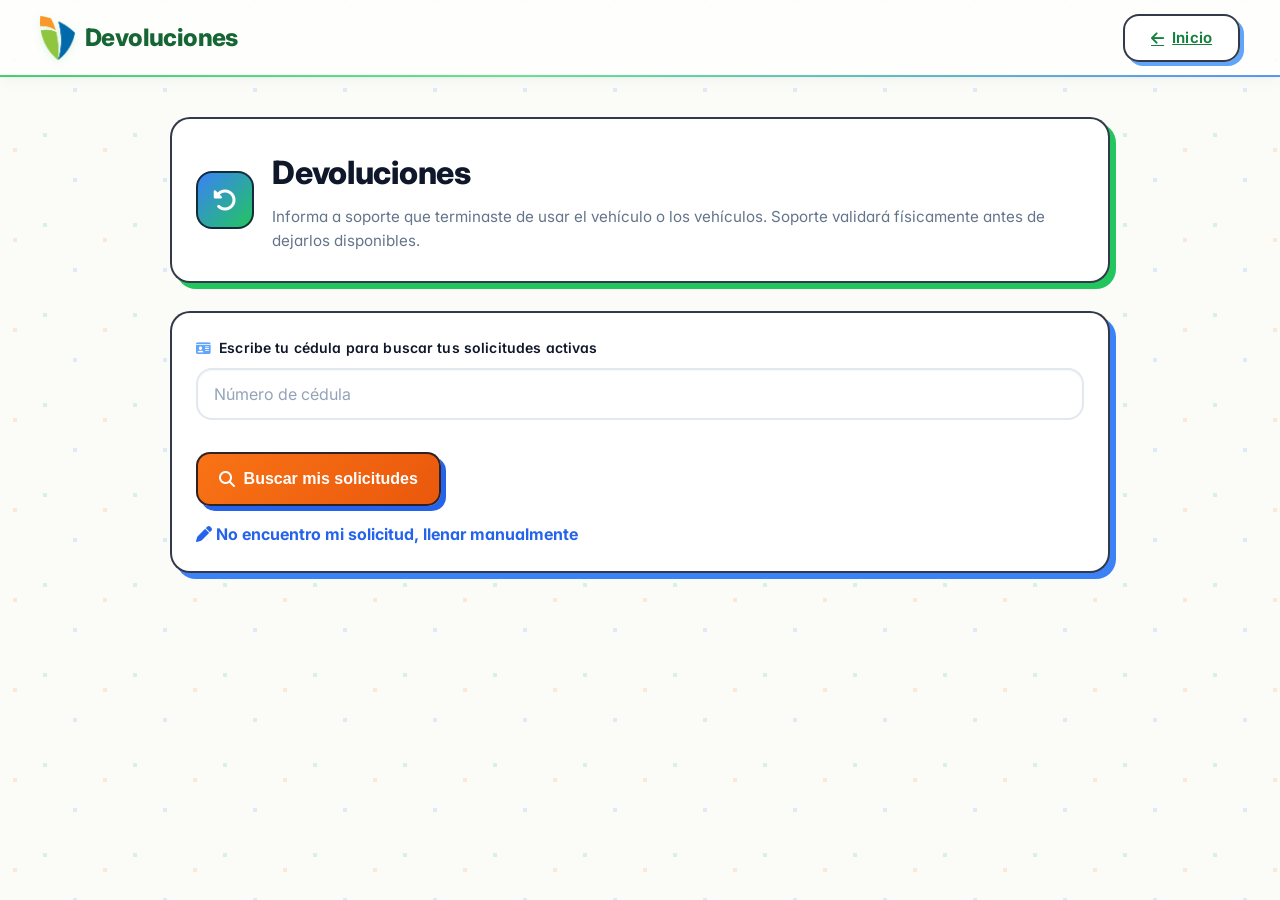
<file: view/devolucion_usuario.html>
<!DOCTYPE html>
<html lang="es">
<head>
    <meta charset="UTF-8">
    <meta name="viewport" content="width=device-width, initial-scale=1.0">
    <meta http-equiv="Content-Security-Policy" content="object-src 'none'; base-uri 'self'">
    <meta name="referrer" content="strict-origin-when-cross-origin">
    <title>Devoluciones de Usuario | Sistema de Equipos</title>
    <link rel="icon" type="image/png" href="/img/Innova_Schools_escudo.webp">
    <link rel="stylesheet" href="/css/style.css">
    <link href="https://fonts.googleapis.com/css2?family=Inter:wght@300;400;500;600;700;800;900&display=swap" rel="stylesheet">
    <link rel="stylesheet" href="https://cdnjs.cloudflare.com/ajax/libs/font-awesome/6.4.0/css/all.min.css">
    <style>
        /* El fondo tipo "cuaderno escolar" (puntos verde/azul/naranja) ya lo
           aplica /css/style.css a nivel global; aquí solo se ajusta el layout
           y las tarjetas propias de esta página al mismo lenguaje visual. */
        .return-shell { position: relative; z-index: 1; max-width: 980px; margin: 0 auto; padding: 1.25rem; }

        .return-hero {
            position: relative;
            overflow: visible;
            margin: 1.25rem 0 1.75rem;
            padding: 1.75rem 1.5rem;
            border-radius: 20px;
            background: #fff;
            border: 2.5px solid rgba(15,23,42,0.85);
            box-shadow: 6px 6px 0 var(--green-500, #22C55E);
            display: flex;
            align-items: center;
            gap: 1.15rem;
            animation: popIn 0.5s cubic-bezier(0.34, 1.56, 0.64, 1);
        }
        .return-hero-icon {
            flex-shrink: 0;
            width: 58px; height: 58px; border-radius: 16px;
            display: inline-grid; place-items: center;
            background: linear-gradient(135deg, var(--blue-500, #3B82F6), var(--green-500, #22C55E));
            color: #fff; font-size: 1.5rem;
            border: 2px solid rgba(15,23,42,0.85);
            animation: floatY 3s ease-in-out infinite;
        }
        @keyframes floatY {
            0%, 100% { transform: translateY(0); }
            50% { transform: translateY(-6px); }
        }
        .return-hero h1 { margin: 0; color: #0f172a; font-size: clamp(1.5rem, 3vw, 2rem); font-weight: 800; letter-spacing: -0.01em; }
        .return-hero p { margin: 0.4rem 0 0; color: #64748b; font-size: 0.95rem; }

        .return-form-card {
            position: relative;
            z-index: 1;
            background: #fff;
            border: 2.5px solid rgba(15,23,42,0.85);
            border-radius: 20px;
            padding: 1.5rem;
            box-shadow: 6px 6px 0 var(--blue-500, #3B82F6);
            animation: popIn 0.6s cubic-bezier(0.34, 1.56, 0.64, 1);
        }

        .vehicle-checks {
            display: grid;
            grid-template-columns: repeat(auto-fill, minmax(150px, 1fr));
            gap: 0.7rem;
        }
        .vehicle-checks label {
            display: flex;
            gap: 0.55rem;
            align-items: center;
            border: 1.5px solid #e2e8f0;
            border-radius: 12px;
            padding: 0.75rem 0.85rem;
            font-weight: 700;
            color: #0f172a;
            background: #f8fafc;
            cursor: pointer;
            transition: border-color 0.2s ease, background 0.2s ease, color 0.2s ease;
        }
        .vehicle-checks label:has(input:checked) {
            border-color: var(--blue-500, #3B82F6);
            background: var(--blue-50, #EFF6FF);
            color: var(--blue-700, #1D4ED8);
        }
        .vehicle-checks input { width: 18px; height: 18px; accent-color: var(--blue-500, #3B82F6); }
        .vehicle-checks-loading { grid-column: 1 / -1; color: #94a3b8; font-weight: 600; font-size: 0.9rem; padding: 0.5rem 0; }

        .si-no-toggle { display: inline-flex; border-radius: 12px; overflow: hidden; border: 2px solid rgba(15,23,42,0.85); }
        .si-no-btn { border: 0; background: #f8fafc; color: #64748b; font-weight: 800; padding: 0.65rem 1.5rem; cursor: pointer; transition: all 0.2s ease; }
        .si-no-btn.active[data-valor="No"] { background: var(--green-500, #22C55E); color: #fff; }
        .si-no-btn.active[data-valor="Sí"] { background: var(--orange-500, #F97316); color: #fff; }

        .btn-return-submit {
            border: 2.5px solid rgba(15,23,42,0.85);
            border-radius: 14px;
            background: linear-gradient(135deg, var(--orange-500, #F97316), var(--orange-600, #EA580C));
            color: #fff;
            padding: 1rem 1.3rem;
            font-weight: 800;
            font-size: 1rem;
            cursor: pointer;
            display: inline-flex;
            align-items: center;
            justify-content: center;
            gap: 0.55rem;
            box-shadow: 5px 5px 0 var(--blue-600, #2563EB);
            transition: transform 0.18s cubic-bezier(0.34, 1.56, 0.64, 1), box-shadow 0.18s ease;
        }
        .btn-return-submit:hover:not(:disabled) { transform: translate(-3px, -3px); box-shadow: 8px 8px 0 var(--green-500, #22C55E); }
        .btn-return-submit:active:not(:disabled) { transform: translate(2px, 2px); box-shadow: 1px 1px 0 var(--blue-600, #2563EB); }
        .btn-return-submit:disabled { opacity: 0.65; cursor: wait; }
        .fotos-devolucion-preview {
            display: grid;
            grid-template-columns: repeat(auto-fill, minmax(90px, 1fr));
            gap: 0.6rem;
            margin-top: 0.75rem;
        }
        .foto-devolucion-thumb {
            position: relative;
            border-radius: 10px;
            overflow: hidden;
            border: 2px solid rgba(15,23,42,0.85);
            aspect-ratio: 1 / 1;
        }
        .foto-devolucion-thumb img { width: 100%; height: 100%; object-fit: cover; display: block; }
        .foto-devolucion-thumb button {
            position: absolute;
            top: 3px;
            right: 3px;
            width: 22px;
            height: 22px;
            border: 0;
            border-radius: 50%;
            background: rgba(15,23,42,0.75);
            color: #fff;
            cursor: pointer;
            font-size: 0.75rem;
            line-height: 1;
        }
    </style>
</head>
<body>
    <nav class="navbar">
        <div class="nav-brand">
            <img src="/img/Innova_Schools_escudo.webp" alt="Logo" class="logo">
            <span>Devoluciones</span>
        </div>
        <div class="nav-actions">
            <a class="btn-nav secondary" href="/index.html"><i class="fas fa-arrow-left"></i> Inicio</a>
        </div>
    </nav>

    <main class="return-shell">
        <section class="return-hero">
            <span class="return-hero-icon"><i class="fas fa-rotate-left"></i></span>
            <div>
                <h1>Devoluciones</h1>
                <p>Informa a soporte que terminaste de usar el vehículo o los vehículos. Soporte validará físicamente antes de dejarlos disponibles.</p>
            </div>
        </section>

        <section class="return-form-card" id="buscarCedulaCard">
            <div class="form-grid">
                <div class="input-group full-width">
                    <label for="buscarCedulaDevolucion"><i class="fas fa-id-card"></i> Escribe tu cédula para buscar tus solicitudes activas</label>
                    <input type="text" id="buscarCedulaDevolucion" maxlength="20" inputmode="numeric" pattern="\d*" placeholder="Número de cédula" onkeydown="if(event.key==='Enter'){event.preventDefault();buscarSolicitudesActivasUsuario();}">
                </div>
            </div>
            <div class="section-actions">
                <button type="button" class="btn-return-submit" id="btnBuscarCedulaDevolucion" onclick="buscarSolicitudesActivasUsuario()">
                    <i class="fas fa-magnifying-glass"></i> Buscar mis solicitudes
                </button>
            </div>
            <div id="resultadosSolicitudesActivas" style="margin-top:1rem;"></div>
            <p style="margin-top:1rem;">
                <a href="#" onclick="mostrarFormularioDevolucionManual(); return false;" style="color:var(--blue-600,#2563EB); font-weight:700; text-decoration:none;">
                    <i class="fas fa-pen"></i> No encuentro mi solicitud, llenar manualmente
                </a>
            </p>
        </section>

        <form id="devolucionUsuarioForm" class="return-form-card" novalidate style="display:none;">
            <div class="form-grid">
                <div class="input-group">
                    <label for="usuarioDevolucionNombre"><i class="fas fa-user"></i> Nombre *</label>
                    <input type="text" id="usuarioDevolucionNombre" required maxlength="80" placeholder="Nombre completo">
                </div>
                <div class="input-group">
                    <label for="usuarioDevolucionCedula"><i class="fas fa-id-card"></i> Cédula *</label>
                    <input type="text" id="usuarioDevolucionCedula" required maxlength="20" inputmode="numeric" pattern="\d*" placeholder="Número de cédula">
                </div>
                <div class="input-group">
                    <label for="usuarioDevolucionTipo"><i class="fas fa-user-tag"></i> Tipo de usuario *</label>
                    <select id="usuarioDevolucionTipo" required>
                        <option value="">Seleccione...</option>
                        <option value="Docente">Docente</option>
                        <option value="Comercial">Comercial</option>
                    </select>
                </div>
                <div class="input-group">
                    <label for="usuarioDevolucionSede"><i class="fas fa-building"></i> Sede *</label>
                    <select id="usuarioDevolucionSede" required>
                        <option value="">Seleccione la sede...</option>
                        <option value="Zipaquirá">Zipaquirá</option>
                        <option value="Niza">Niza</option>
                        <option value="Usaquén">Usaquén</option>
                        <option value="Cota">Cota</option>
                        <option value="Mosquera">Mosquera</option>
                        <option value="Tunja">Tunja</option>
                        <option value="Barranquilla">Barranquilla</option>
                        <option value="Alameda del Río">Alameda del Río</option>
                        <option value="Portal de Génoves">Portal de Génoves</option>
                        <option value="Atlántico Parque Heredia">Atlántico Parque Heredia</option>
                    </select>
                </div>
                <div class="input-group full-width">
                    <label><i class="fas fa-car-side"></i> Vehículo o vehículos que está devolviendo *</label>
                    <div class="vehicle-checks" id="vehiculosDevueltosContainer">
                        <p class="vehicle-checks-loading">Cargando vehículos de la sede...</p>
                    </div>
                </div>
                <div class="input-group full-width">
                    <label for="usuarioDevolucionOtros"><i class="fas fa-plus"></i> Otro vehículo (si no aparece en la lista)</label>
                    <input type="text" id="usuarioDevolucionOtros" placeholder="Separar por coma si no aparece en la lista">
                </div>
                <div class="input-group full-width">
                    <label><i class="fas fa-boxes-stacked"></i> ¿Tomaste equipos adicionales de BODEGA TI? *</label>
                    <div class="si-no-toggle" id="adicionalesToggle">
                        <button type="button" class="si-no-btn" data-valor="No" onclick="seleccionarAdicionalesUsuario('No')">No</button>
                        <button type="button" class="si-no-btn" data-valor="Sí" onclick="seleccionarAdicionalesUsuario('Sí')">Sí</button>
                    </div>
                    <input type="text" id="usuarioDevolucionDetalleAdicionales" placeholder="¿Cuáles? (opcional)" style="display:none; margin-top:0.6rem;">
                </div>
                <div class="input-group full-width">
                    <label for="usuarioDevolucionObservaciones"><i class="fas fa-comment"></i> Observaciones</label>
                    <textarea id="usuarioDevolucionObservaciones" rows="4" placeholder="Opcional"></textarea>
                </div>
                <div class="input-group full-width">
                    <label for="usuarioDevolucionFotos"><i class="fas fa-camera"></i> Fotos del vehículo (opcional, máx. 5)</label>
                    <input type="file" id="usuarioDevolucionFotos" accept="image/*" multiple>
                    <div id="usuarioDevolucionFotosPreview" class="fotos-devolucion-preview"></div>
                </div>
            </div>

            <div class="section-actions">
                <button type="submit" id="btnEnviarDevolucionUsuario" class="btn-return-submit">
                    <i class="fas fa-paper-plane"></i> Enviar devolución
                </button>
            </div>
        </form>
    </main>

    <div class="toast-container" id="toastContainer"></div>
    <script src="/js/innova-account.js"></script>
    <script src="/js/script.js"></script>
</body>
</html>
</file>
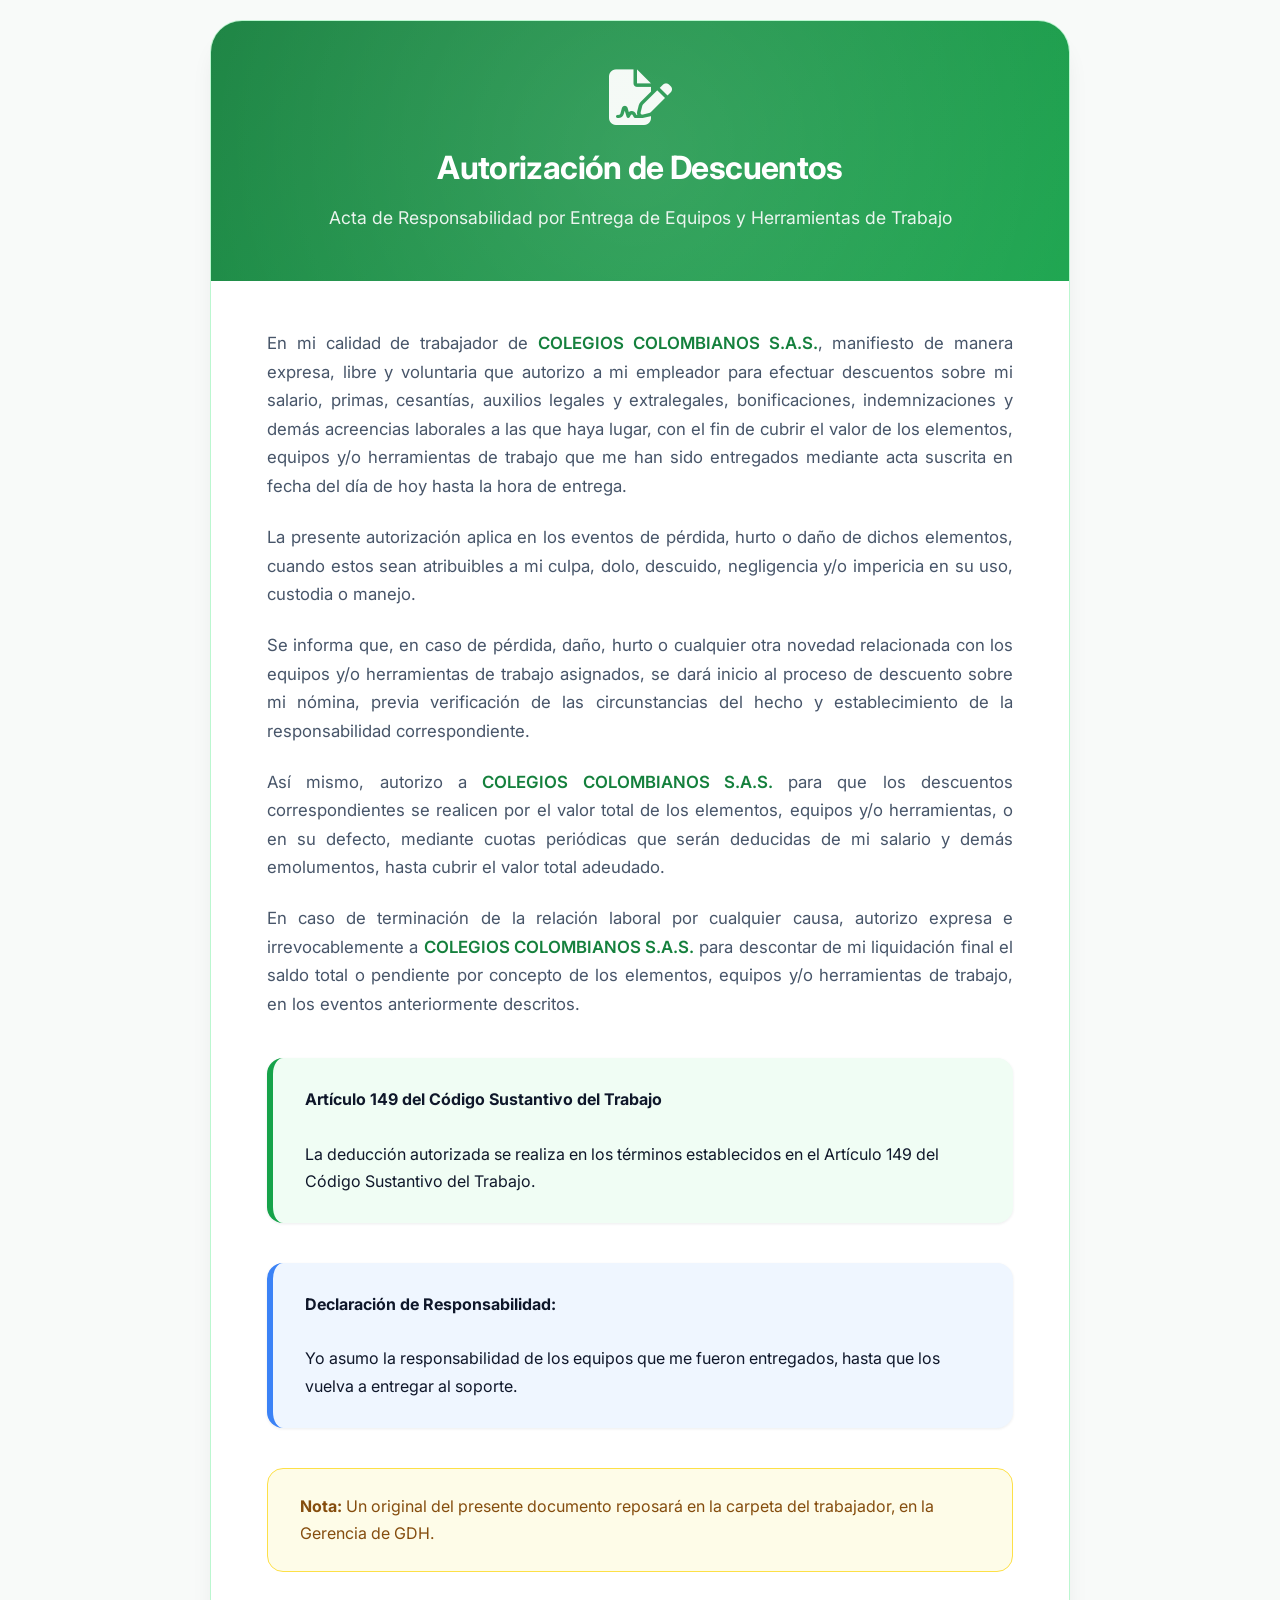
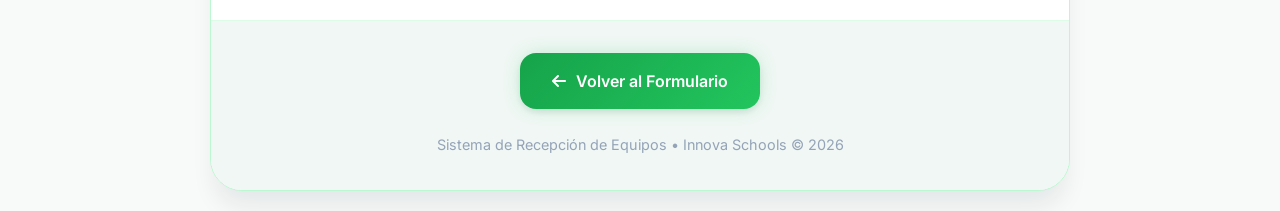
<file: view/temrinos.html>
﻿<!DOCTYPE html>
<html lang="es">
<head>
    <meta charset="UTF-8">
    <meta name="viewport" content="width=device-width, initial-scale=1.0">
    <title>Autorización de Descuentos | Innova Schools</title>
    <link href="https://fonts.googleapis.com/css2?family=Inter:wght@300;400;500;600;700&display=swap" rel="stylesheet">
    <link rel="stylesheet" href="https://cdnjs.cloudflare.com/ajax/libs/font-awesome/6.4.0/css/all.min.css">
    
    <style>
        :root {
            /* Todas tus variables originales */
            --green-50: #F0FDF4;
            --green-100: #DCFCE7;
            --green-200: #BBF7D0;
            --green-300: #86EFAC;
            --green-400: #4ADE80;
            --green-500: #22C55E;
            --green-600: #16A34A;
            --green-700: #15803D;
            --green-800: #166534;
            --green-900: #14532D;
            
            --blue-50: #EFF6FF;
            --blue-100: #DBEAFE;
            --blue-200: #BFDBFE;
            --blue-300: #93C5FD;
            --blue-400: #60A5FA;
            --blue-500: #3B82F6;
            --blue-600: #2563EB;
            --blue-700: #1D4ED8;
            
            --orange-50: #FFF7ED;
            --orange-100: #FFEDD5;
            --orange-200: #FED7AA;
            --orange-300: #FDBA74;
            --orange-400: #FB923C;
            --orange-500: #F97316;
            --orange-600: #EA580C;
            --orange-700: #C2410C;
            
            --bg-primary: #F8FAF9;
            --bg-secondary: #F0F7F4;
            --bg-tertiary: #E8F5E9;
            --surface: #FFFFFF;
            --text-primary: #0F172A;
            --text-secondary: #475569;
            --text-muted: #94A3B8;
            
            --shadow-sm: 0 1px 3px 0 rgb(15 23 42 / 0.08);
            --shadow-md: 0 4px 6px -1px rgb(15 23 42 / 0.08);
            --shadow-lg: 0 10px 15px -3px rgb(15 23 42 / 0.08);
            --shadow-xl: 0 20px 25px -5px rgb(15 23 42 / 0.08);
            --shadow-glow-green: 0 0 20px -5px rgba(34, 197, 94, 0.4);
            
            --radius-lg: 16px;
            --radius-xl: 24px;
            --radius-2xl: 32px;
            
            --transition-base: 250ms cubic-bezier(0.4, 0, 0.2, 1);
            --transition-slow: 350ms cubic-bezier(0.4, 0, 0.2, 1);
            --transition-bounce: 400ms cubic-bezier(0.34, 1.56, 0.64, 1);
            --ease-out-expo: cubic-bezier(0.16, 1, 0.3, 1);
        }

        * { margin: 0; padding: 0; box-sizing: border-box; }

        body {
            font-family: 'Inter', system-ui, sans-serif;
            background: var(--bg-primary);
            color: var(--text-primary);
            line-height: 1.7;
            min-height: 100vh;
            display: flex;
            align-items: center;
            justify-content: center;
            padding: 20px;
        }

        .terms-container {
            width: 100%;
            max-width: 860px;
            background: var(--surface);
            border-radius: var(--radius-2xl);
            box-shadow: var(--shadow-xl);
            overflow: hidden;
            border: 1px solid var(--green-200);
            animation: fadeInScale 0.6s var(--ease-out-expo);
        }

        /* Header con gradiente animado */
        .terms-header {
            background: linear-gradient(135deg, var(--green-700) 0%, var(--green-600) 100%);
            color: white;
            padding: 3rem 2rem;
            text-align: center;
            position: relative;
            overflow: hidden;
        }

        .terms-header::after {
            content: '';
            position: absolute;
            top: -50%;
            left: -50%;
            width: 200%;
            height: 200%;
            background: radial-gradient(circle, rgba(255,255,255,0.15) 0%, transparent 70%);
            animation: shimmer 8s infinite linear;
        }

        .terms-header i {
            font-size: 3.5rem;
            margin-bottom: 1rem;
            opacity: 0.95;
            animation: float 3s ease-in-out infinite;
        }

        .terms-header h1 {
            font-size: 2rem;
            font-weight: 700;
            margin-bottom: 0.5rem;
            letter-spacing: -0.02em;
        }

        .terms-header p {
            font-size: 1.1rem;
            opacity: 0.9;
        }

        /* Contenido */
        .terms-content {
            padding: 3rem 3.5rem;
            background: var(--surface);
        }

        .legal-text {
            font-size: 1.05rem;
            color: var(--text-secondary);
            text-align: justify;
        }

        .legal-text p {
            margin-bottom: 1.4rem;
        }

        .legal-text strong {
            color: var(--green-700);
            font-weight: 600;
        }

        /* Caja destacada */
        .highlight-box {
            background: var(--green-50);
            border-left: 6px solid var(--green-600);
            padding: 1.75rem 2rem;
            margin: 2.5rem 0;
            border-radius: var(--radius-lg);
            box-shadow: var(--shadow-sm);
            transition: transform var(--transition-base);
        }

        .highlight-box:hover {
            transform: translateY(-4px);
        }

        /* Nota final */
        .note-box {
            background: #fefce8;
            border: 1px solid #fde047;
            padding: 1.5rem 2rem;
            border-radius: var(--radius-lg);
            color: #854d0e;
            font-size: 1rem;
            margin-top: 2.5rem;
        }

        /* Footer */
        .terms-footer {
            padding: 2rem 3.5rem;
            background: var(--bg-secondary);
            text-align: center;
            border-top: 1px solid var(--green-100);
        }

        .btn-back {
            display: inline-flex;
            align-items: center;
            gap: 10px;
            background: linear-gradient(135deg, var(--green-600), var(--green-500));
            color: white;
            padding: 0.9rem 2rem;
            border-radius: var(--radius-lg);
            font-weight: 600;
            text-decoration: none;
            box-shadow: var(--shadow-md), var(--shadow-glow-green);
            transition: all var(--transition-bounce);
        }

        .btn-back:hover {
            transform: translateY(-4px) scale(1.03);
            box-shadow: var(--shadow-lg), var(--shadow-glow-green);
        }

        /* Animaciones */
        @keyframes fadeInScale {
            from {
                opacity: 0;
                transform: scale(0.95) translateY(30px);
            }
            to {
                opacity: 1;
                transform: scale(1) translateY(0);
            }
        }

        @keyframes float {
            0%, 100% { transform: translateY(0); }
            50% { transform: translateY(-12px); }
        }

        @keyframes shimmer {
            0% { transform: translateX(-100%); }
            100% { transform: translateX(100%); }
        }

        /* Responsive */
        @media (max-width: 640px) {
            .terms-content,
            .terms-footer {
                padding: 2rem 1.5rem;
            }
            .terms-header {
                padding: 2.5rem 1.5rem;
            }
        }
    </style>
</head>
<body>

    <div class="terms-container">

        <!-- Header -->
        <div class="terms-header">
            <i class="fas fa-file-signature"></i>
            <h1>Autorización de Descuentos</h1>
            <p>Acta de Responsabilidad por Entrega de Equipos y Herramientas de Trabajo</p>
        </div>

        <!-- Contenido -->
        <div class="terms-content">

            <div class="legal-text">
                <p>En mi calidad de trabajador de <strong>COLEGIOS COLOMBIANOS S.A.S.</strong>, manifiesto de manera expresa, libre y voluntaria que autorizo a mi empleador para efectuar descuentos sobre mi salario, primas, cesantías, auxilios legales y extralegales, bonificaciones, indemnizaciones y demás acreencias laborales a las que haya lugar, con el fin de cubrir el valor de los elementos, equipos y/o herramientas de trabajo que me han sido entregados mediante acta suscrita en fecha del día de hoy hasta la hora de entrega.</p>

                <p>La presente autorización aplica en los eventos de pérdida, hurto o daño de dichos elementos, cuando estos sean atribuibles a mi culpa, dolo, descuido, negligencia y/o impericia en su uso, custodia o manejo.</p>

                <p>Se informa que, en caso de pérdida, daño, hurto o cualquier otra novedad relacionada con los equipos y/o herramientas de trabajo asignados, se dará inicio al proceso de descuento sobre mi nómina, previa verificación de las circunstancias del hecho y establecimiento de la responsabilidad correspondiente.</p>

                <p>Así mismo, autorizo a <strong>COLEGIOS COLOMBIANOS S.A.S.</strong> para que los descuentos correspondientes se realicen por el valor total de los elementos, equipos y/o herramientas, o en su defecto, mediante cuotas periódicas que serán deducidas de mi salario y demás emolumentos, hasta cubrir el valor total adeudado.</p>

                <p>En caso de terminación de la relación laboral por cualquier causa, autorizo expresa e irrevocablemente a <strong>COLEGIOS COLOMBIANOS S.A.S.</strong> para descontar de mi liquidación final el saldo total o pendiente por concepto de los elementos, equipos y/o herramientas de trabajo, en los eventos anteriormente descritos.</p>
            </div>

            <div class="highlight-box">
                <strong>Artículo 149 del Código Sustantivo del Trabajo</strong><br><br>
                La deducción autorizada se realiza en los términos establecidos en el Artículo 149 del Código Sustantivo del Trabajo.
            </div>

            <div class="highlight-box" style="background: var(--blue-50); border-left-color: var(--blue-500);">
                <strong>Declaración de Responsabilidad:</strong><br><br>
                Yo asumo la responsabilidad de los equipos que me fueron entregados, hasta que los vuelva a entregar al soporte.
            </div>

            <div class="note-box">
                <strong>Nota:</strong> Un original del presente documento reposará en la carpeta del trabajador, en la Gerencia de GDH.
            </div>

        </div>

        <!-- Footer -->
        <div class="terms-footer">
            <a href="#" onclick="window.history.back(); return false;" class="btn-back">
                <i class="fas fa-arrow-left"></i>
                Volver al Formulario
            </a>
            <p style="margin-top: 1.5rem; color: var(--text-muted); font-size: 0.9rem;">
                Sistema de Recepción de Equipos • Innova Schools © 2026
            </p>
        </div>

    </div>

    <script>
        // Rellenar datos dinámicamente (opcional)
        const urlParams = new URLSearchParams(window.location.search);
        document.getElementById('nombre-placeholder').textContent = urlParams.get('nombre') || "______________________________";
        document.getElementById('cedula-placeholder').textContent = urlParams.get('cedula') || "____________";
        document.getElementById('fecha-placeholder').textContent = urlParams.get('fecha') || "__/__/____";
    </script>

</body>
</html>
</file>
<file: css/style.css>
﻿/* ============================================
   🎨 CSS PREMIUM — VERDE · AZUL · NARANJA
   Interfaz corporativa de alto nivel
   ============================================ */

:root {
    /* 🌿 Verde Principal */
    --green-50: #F0FDF4;
    --green-100: #DCFCE7;
    --green-200: #BBF7D0;
    --green-300: #86EFAC;
    --green-400: #4ADE80;
    --green-500: #22C55E;
    --green-600: #16A34A;
    --green-700: #15803D;
    --green-800: #166534;
    --green-900: #14532D;

    /* 🔵 Azul Secundario */
    --blue-50: #EFF6FF;
    --blue-100: #DBEAFE;
    --blue-200: #BFDBFE;
    --blue-300: #93C5FD;
    --blue-400: #60A5FA;
    --blue-500: #3B82F6;
    --blue-600: #2563EB;
    --blue-700: #1D4ED8;
    --blue-800: #1E40AF;
    --blue-900: #1E3A8A;

    /* 🟠 Naranja Acento */
    --orange-50: #FFF7ED;
    --orange-100: #FFEDD5;
    --orange-200: #FED7AA;
    --orange-300: #FDBA74;
    --orange-400: #FB923C;
    --orange-500: #F97316;
    --orange-600: #EA580C;
    --orange-700: #C2410C;
    --orange-800: #9A3412;
    --orange-900: #7C2D12;

    /* 🎨 Derivados neutros */
    --bg-primary: #F8FAF9;
    --bg-secondary: #F0F7F4;
    --bg-tertiary: #E8F5E9;
    --bg-card: #FFFFFF;
    --surface: #FFFFFF;
    --surface-hover: #F5F7F6;

    --text-primary: #0F172A;
    --text-secondary: #475569;
    --text-tertiary: #64748B;
    --text-muted: #94A3B8;

    --gray-50: #F8FAFC;
    --gray-100: #F1F5F9;
    --gray-200: #E2E8F0;

    /* ⚡ Sombras premium con profundidad real */
    --shadow-xs: 0 1px 2px 0 rgb(15 23 42 / 0.04);
    --shadow-sm: 0 1px 3px 0 rgb(15 23 42 / 0.06), 0 1px 2px -1px rgb(15 23 42 / 0.06);
    --shadow-md: 0 4px 6px -1px rgb(15 23 42 / 0.06), 0 2px 4px -2px rgb(15 23 42 / 0.06);
    --shadow-lg: 0 10px 15px -3px rgb(15 23 42 / 0.07), 0 4px 6px -4px rgb(15 23 42 / 0.07);
    --shadow-xl: 0 20px 25px -5px rgb(15 23 42 / 0.08), 0 8px 10px -6px rgb(15 23 42 / 0.08);
    --shadow-2xl: 0 25px 50px -12px rgb(15 23 42 / 0.15);
    --shadow-glow: 0 0 20px rgba(45, 106, 79, 0.12);
    --shadow-glow-green: 0 0 24px -4px rgba(34, 197, 94, 0.35);
    --shadow-glow-blue: 0 0 24px -4px rgba(59, 130, 246, 0.35);
    --shadow-glow-orange: 0 0 24px -4px rgba(249, 115, 22, 0.35);
    --shadow-inner-soft: inset 0 1px 2px 0 rgb(15 23 42 / 0.04);

    /* 🔲 Bordes */
    --radius-sm: 8px;
    --radius-md: 12px;
    --radius-lg: 16px;
    --radius-xl: 24px;
    --radius-2xl: 32px;

    /* 🎯 Curvas de animación premium */
    --ease-out-expo: cubic-bezier(0.16, 1, 0.3, 1);
    --ease-out-back: cubic-bezier(0.34, 1.56, 0.64, 1);
    --ease-smooth: cubic-bezier(0.4, 0, 0.2, 1);
    --ease-spring: cubic-bezier(0.175, 0.885, 0.32, 1.275);
    --transition-fast: 150ms var(--ease-smooth);
    --transition-base: 280ms var(--ease-smooth);
    --transition-slow: 400ms var(--ease-smooth);
    --transition-bounce: 450ms var(--ease-out-back);
    --transition-spring: 550ms var(--ease-spring);

    /* 🔄 Alias para compatibilidad */
    --primary-green: #2D6A4F;
    --primary-green-light: #40916C;
    --primary-green-dark: #1B4332;
    --primary-green-hover: #348C68;

    --secondary-blue: #457B9D;
    --secondary-blue-light: #6B9AC4;
    --secondary-blue-dark: #2C5364;
    --secondary-blue-hover: #568BA8;

    --accent-orange: #E07A5F;
    --accent-orange-light: #F2A488;
    --accent-orange-dark: #C45A3F;
    --accent-orange-hover: #E68A6E;
}

/* ============================================
   RESET & BASE
   ============================================ */
*,
*::before,
*::after {
    margin: 0;
    padding: 0;
    box-sizing: border-box;
}

html {
    scroll-behavior: smooth;
    -webkit-font-smoothing: antialiased;
    -moz-osx-font-smoothing: grayscale;
}

/* ============================================
   1. FONDO GENERAL — Decorado y premium
   ============================================ */
body {
    font-family: 'Inter', -apple-system, BlinkMacSystemFont, 'Segoe UI', sans-serif;
    min-height: 100vh;
    color: var(--text-primary);
    line-height: 1.6;
    font-feature-settings: "cv02", "cv03", "cv04", "cv11";
    position: relative;
    /* Fondo base con gradiente sutil */
    background-color: var(--bg-primary);
    background-image:
        /* Orbe verde superior izquierdo */
        radial-gradient(ellipse 600px 500px at 10% 15%, rgba(34, 197, 94, 0.06) 0%, transparent 70%),
        /* Orbe azul superior derecho */
        radial-gradient(ellipse 500px 450px at 85% 10%, rgba(59, 130, 246, 0.05) 0%, transparent 70%),
        /* Orbe naranja inferior derecho */
        radial-gradient(ellipse 550px 400px at 90% 80%, rgba(249, 115, 22, 0.04) 0%, transparent 70%),
        /* Orbe verde inferior izquierdo */
        radial-gradient(ellipse 400px 350px at 5% 90%, rgba(34, 197, 94, 0.04) 0%, transparent 70%),
        /* Orbe azul centro */
        radial-gradient(ellipse 700px 500px at 50% 50%, rgba(59, 130, 246, 0.025) 0%, transparent 60%);
    background-attachment: fixed;
}

/* Patrón de puntos sutil superpuesto */
body::before {
    content: '';
    position: fixed;
    inset: 0;
    z-index: 0;
    pointer-events: none;
    background-image: radial-gradient(circle, rgba(34, 197, 94, 0.035) 1px, transparent 1px);
    background-size: 28px 28px;
    opacity: 0.7;
}

/* Asegurar que el contenido va arriba del fondo */
body > * {
    position: relative;
    z-index: 1;
}

/* ============================================
   2. NAVBAR — Glassmorphism premium
   ============================================ */
.navbar {
    background: rgba(255, 255, 255, 0.72);
    backdrop-filter: blur(20px) saturate(180%);
    -webkit-backdrop-filter: blur(20px) saturate(180%);
    padding: 0.875rem 2.5rem;
    display: flex;
    justify-content: space-between;
    align-items: center;
    position: sticky;
    top: 0;
    z-index: 100;
    border-bottom: 1px solid rgba(34, 197, 94, 0.08);
    box-shadow:
        0 1px 3px rgba(15, 23, 42, 0.04),
        0 4px 16px rgba(15, 23, 42, 0.03);
    transition:
        background var(--transition-base),
        box-shadow var(--transition-base),
        padding var(--transition-base);
    transform: translateZ(0);
}

/* Línea degradada animada debajo de la navbar */
.navbar::after {
    content: '';
    position: absolute;
    bottom: -1px;
    left: 0;
    right: 0;
    height: 2.5px;
    background: linear-gradient(90deg,
        var(--green-500) 0%,
        var(--green-400) 20%,
        var(--blue-500) 50%,
        var(--orange-400) 80%,
        var(--orange-500) 100%);
    background-size: 200% 100%;
    opacity: 0.85;
    animation: shimmerLine 4s ease-in-out infinite;
}

@keyframes shimmerLine {
    0%, 100% { background-position: 0% 50%; }
    50% { background-position: 100% 50%; }
}

/* Efecto sutil de brillo que recorre la navbar */
.navbar::before {
    content: '';
    position: absolute;
    top: 0;
    left: -100%;
    width: 60%;
    height: 100%;
    background: linear-gradient(90deg, transparent, rgba(255, 255, 255, 0.15), transparent);
    animation: navbarShine 6s ease-in-out infinite;
    pointer-events: none;
    z-index: 1;
}

@keyframes navbarShine {
    0%, 100% { left: -100%; }
    50% { left: 140%; }
}

.nav-brand {
    display: flex;
    align-items: center;
    gap: 0.75rem;
    font-size: 1.5rem;
    font-weight: 800;
    color: var(--green-800);
    letter-spacing: -0.025em;
    transition: transform var(--transition-bounce), color var(--transition-fast);
    transform: translateZ(0);
    position: relative;
    z-index: 2;
}

.nav-brand:hover {
    transform: scale(1.04) translateZ(0);
    color: var(--green-700);
}

.nav-brand i {
    font-size: 1.75rem;
    background: linear-gradient(135deg, var(--green-600), var(--blue-600));
    -webkit-background-clip: text;
    -webkit-text-fill-color: transparent;
    background-clip: text;
    transition: transform var(--transition-bounce), filter var(--transition-base);
    will-change: transform;
    filter: drop-shadow(0 2px 4px rgba(34, 197, 94, 0.2));
}

.nav-brand:hover i {
    transform: rotate(-8deg) scale(1.15);
    filter: drop-shadow(0 4px 8px rgba(34, 197, 94, 0.3));
}

.nav-actions {
    display: flex;
    gap: 0.875rem;
    position: relative;
    z-index: 2;
}

/* ============================================
   3. BOTONES — Premium con micro-animaciones
   ============================================ */
.btn-nav {
    padding: 0.625rem 1.625rem;
    border: none;
    border-radius: var(--radius-md);
    background: linear-gradient(135deg, var(--green-600) 0%, var(--green-500) 100%);
    color: var(--surface);
    font-weight: 650;
    font-size: 0.9375rem;
    cursor: pointer;
    transition:
        transform var(--transition-bounce),
        box-shadow var(--transition-base),
        background var(--transition-base);
    display: flex;
    align-items: center;
    gap: 0.5rem;
    box-shadow:
        var(--shadow-md),
        0 2px 8px rgba(34, 197, 94, 0.2),
        inset 0 1px 0 rgba(255, 255, 255, 0.15);
    position: relative;
    overflow: hidden;
    will-change: transform, box-shadow;
    transform: translateZ(0);
    letter-spacing: 0.01em;
}

/* Brillo que barre el botón en hover */
.btn-nav::before {
    content: '';
    position: absolute;
    top: 0;
    left: -100%;
    width: 100%;
    height: 100%;
    background: linear-gradient(90deg, transparent, rgba(255, 255, 255, 0.25), transparent);
    transition: left 0.6s var(--ease-out-expo);
    z-index: 1;
}

/* Bordes internos sutiles para dar relieve */
.btn-nav::after {
    content: '';
    position: absolute;
    inset: 0;
    border-radius: inherit;
    border: 1px solid rgba(255, 255, 255, 0.12);
    border-bottom-color: rgba(0, 0, 0, 0.08);
    pointer-events: none;
}

.btn-nav:hover {
    background: linear-gradient(135deg, var(--orange-500) 0%, var(--orange-400) 100%);
    transform: translateY(-3px) scale(1.02) translateZ(0);
    box-shadow:
        var(--shadow-xl),
        0 6px 20px rgba(249, 115, 22, 0.25),
        inset 0 1px 0 rgba(255, 255, 255, 0.2);
}

.btn-nav:hover::before {
    left: 100%;
}

.btn-nav:active {
    transform: translateY(0) scale(0.98);
    box-shadow: var(--shadow-sm), inset 0 2px 4px rgba(0, 0, 0, 0.1);
    transition-duration: 80ms;
}

.btn-nav.secondary {
    background: rgba(255, 255, 255, 0.6);
    color: var(--green-700);
    border: 1.5px solid var(--green-200);
    box-shadow: var(--shadow-sm);
    backdrop-filter: blur(4px);
}

.btn-nav.secondary::after {
    border: none;
}

.btn-nav.secondary::before {
    content: '';
    position: absolute;
    inset: 0;
    background: linear-gradient(135deg, var(--green-50) 0%, var(--blue-50) 100%);
    opacity: 0;
    transition: opacity var(--transition-base);
    z-index: -1;
    border-radius: inherit;
}

.btn-nav.secondary:hover {
    background: transparent;
    color: var(--blue-700);
    border-color: var(--blue-300);
    transform: translateY(-3px) translateZ(0);
    box-shadow:
        var(--shadow-lg),
        0 4px 16px rgba(59, 130, 246, 0.15);
}

.btn-nav.secondary:hover::before {
    opacity: 1;
}

.btn-nav.secondary:active {
    transform: translateY(0) scale(0.98);
}

/* ============================================
   SECCIONES — Transiciones de entrada
   ============================================ */
.section {
    display: none;
    opacity: 0;
    transform: translateY(20px);
    transition: opacity 0.5s var(--ease-out-expo), transform 0.5s var(--ease-out-expo);
    will-change: opacity, transform;
}

.section.active {
    display: block;
    opacity: 1;
    transform: translateY(0);
}

.container {
    max-width: 800px;
    margin: 2.5rem auto;
    padding: 0 1.5rem;
}

/* ============================================
   5. TÍTULOS Y TEXTOS — Jerarquía visual premium
   ============================================ */
.form-header {
    text-align: center;
    margin-bottom: 2.5rem;
    color: var(--text-primary);
    position: relative;
}

@media (max-width: 640px) {
    .innova-account-notice {
        flex-direction: column;
        align-items: stretch;
    }

    .innova-account-btn {
        width: 100%;
    }
}

.innova-account-notice {
    margin: 0 auto 22px;
    max-width: 980px;
    display: flex;
    align-items: center;
    justify-content: space-between;
    gap: 14px;
    padding: 14px 16px;
    border: 1px solid rgba(20, 184, 166, 0.28);
    border-radius: 14px;
    background: rgba(255, 255, 255, 0.92);
    box-shadow: 0 12px 30px rgba(15, 23, 42, 0.08);
}

.innova-account-copy {
    display: flex;
    align-items: center;
    gap: 10px;
    color: var(--text-primary);
    font-size: 0.92rem;
    line-height: 1.4;
}

.innova-account-copy i {
    color: var(--green-500);
    font-size: 1.25rem;
}

.innova-account-btn {
    display: inline-flex;
    align-items: center;
    justify-content: center;
    gap: 8px;
    flex: 0 0 auto;
    border: 0;
    border-radius: 12px;
    padding: 11px 14px;
    background: linear-gradient(135deg, var(--green-600), var(--blue-500));
    color: white;
    font: inherit;
    font-size: 0.9rem;
    font-weight: 700;
    cursor: pointer;
    box-shadow: 0 10px 22px rgba(20, 184, 166, 0.24);
}

.innova-account-btn:hover {
    transform: translateY(-1px);
}

.innova-account-modal {
    position: fixed;
    inset: 0;
    z-index: 100000;
    display: flex;
    align-items: center;
    justify-content: center;
    padding: 20px;
    background: rgba(15, 23, 42, 0.72);
    backdrop-filter: blur(10px);
}

.innova-account-dialog {
    width: min(440px, 100%);
    padding: 28px;
    border-radius: 18px;
    background: #fff;
    box-shadow: 0 24px 60px rgba(15, 23, 42, 0.26);
    text-align: center;
}

.innova-account-dialog-icon {
    width: 62px;
    height: 62px;
    margin: 0 auto 14px;
    display: grid;
    place-items: center;
    border-radius: 50%;
    color: #fff;
    background: linear-gradient(135deg, var(--green-600), var(--blue-500));
    font-size: 1.6rem;
}

.innova-account-dialog h2 {
    margin: 0 0 10px;
    color: var(--text-primary);
    font-size: 1.35rem;
}

.innova-account-dialog p {
    margin: 0 0 18px;
    color: var(--text-secondary);
    line-height: 1.5;
}

.innova-account-dialog .innova-account-btn {
    width: 100%;
}

.innova-account-form {
    display: grid;
    gap: 10px;
}

.innova-account-input {
    width: 100%;
    border: 1px solid rgba(15, 23, 42, 0.14);
    border-radius: 12px;
    padding: 13px 14px;
    font: inherit;
    color: var(--text-primary);
    background: #f8fafc;
    outline: none;
}

.innova-account-input:focus {
    border-color: var(--green-500);
    box-shadow: 0 0 0 4px rgba(34, 197, 94, 0.12);
    background: #fff;
}

.innova-account-skip {
    margin-top: 10px;
    width: 100%;
    border: 0;
    background: transparent;
    color: var(--text-tertiary);
    font: inherit;
    font-weight: 700;
    cursor: pointer;
    padding: 10px;
}

.time-picker-card {
    display: grid;
    gap: 0.75rem;
}

.time-picker-card input[type="time"] {
    width: 100%;
    min-height: 48px;
    padding: 0.85rem 1rem;
    border: 1.5px solid rgba(15, 23, 42, 0.12);
    border-radius: var(--radius-md);
    background: #fff;
    color: var(--text-primary);
    font: inherit;
    font-weight: 700;
    outline: none;
    box-shadow: var(--shadow-xs);
}

.time-picker-card input[type="time"]:focus {
    border-color: var(--green-500);
    box-shadow: 0 0 0 4px rgba(34, 197, 94, 0.12);
}

/* Gradiente animado en el título principal */
.form-header h1 {
    font-size: 2.375rem;
    font-weight: 850;
    margin-bottom: 0.875rem;
    background: linear-gradient(
        135deg,
        var(--green-700) 0%,
        var(--green-600) 25%,
        var(--blue-600) 50%,
        var(--green-500) 75%,
        var(--green-700) 100%
    );
    background-size: 300% 300%;
    -webkit-background-clip: text;
    -webkit-text-fill-color: transparent;
    background-clip: text;
    letter-spacing: -0.035em;
    line-height: 1.15;
    animation: gradientTextShift 8s ease infinite;
    filter: drop-shadow(0 2px 4px rgba(34, 197, 94, 0.08));
}

@keyframes gradientTextShift {
    0%, 100% { background-position: 0% 50%; }
    25% { background-position: 50% 0%; }
    50% { background-position: 100% 50%; }
    75% { background-position: 50% 100%; }
}

.subtitle {
    font-size: 1.0625rem;
    color: var(--text-secondary);
    font-weight: 400;
    letter-spacing: 0.01em;
    line-height: 1.5;
}

/* ============================================
   8. BARRA DE PROGRESO Y PASOS
   ============================================ */
.progress-container {
    background: rgba(255, 255, 255, 0.7);
    backdrop-filter: blur(12px);
    -webkit-backdrop-filter: blur(12px);
    padding: 1.75rem 2rem;
    border-radius: var(--radius-lg);
    margin-bottom: 2.5rem;
    box-shadow:
        var(--shadow-md),
        var(--shadow-inner-soft);
    border: 1px solid rgba(34, 197, 94, 0.06);
    transition:
        transform var(--transition-spring),
        box-shadow var(--transition-base),
        border-color var(--transition-base);
    transform: translateZ(0);
}

.progress-container:hover {
    border-color: rgba(59, 130, 246, 0.12);
    box-shadow:
        var(--shadow-lg),
        0 0 0 1px rgba(59, 130, 246, 0.06);
    transform: translateY(-2px) translateZ(0);
}

/* Barra de progreso con track sutil y fill con glow */
.progress-bar {
    height: 6px;
    background: linear-gradient(90deg, var(--gray-100), var(--bg-secondary));
    border-radius: 3px;
    margin-bottom: 1.75rem;
    position: relative;
    overflow: hidden;
    box-shadow: inset 0 1px 2px rgba(15, 23, 42, 0.06);
}

.progress-bar::after {
    content: '';
    position: absolute;
    left: 0;
    top: 0;
    height: 100%;
    background: linear-gradient(90deg,
        var(--green-500) 0%,
        var(--green-400) 35%,
        var(--blue-500) 65%,
        var(--orange-400) 100%);
    background-size: 200% 100%;
    transition: width 0.7s var(--ease-out-expo);
    border-radius: 3px;
    box-shadow:
        0 0 12px rgba(34, 197, 94, 0.3),
        0 0 4px rgba(34, 197, 94, 0.4);
    animation: progressShimmer 2.5s ease-in-out infinite;
}

@keyframes progressShimmer {
    0%, 100% { background-position: 0% 50%; }
    50% { background-position: 100% 50%; }
}

/* Brillo móvil sobre la barra */
.progress-bar::before {
    content: '';
    position: absolute;
    top: 0;
    left: -40%;
    width: 40%;
    height: 100%;
    background: linear-gradient(90deg, transparent, rgba(255, 255, 255, 0.4), transparent);
    animation: progressGlint 2s ease-in-out infinite;
    z-index: 2;
    border-radius: 3px;
}

@keyframes progressGlint {
    0% { left: -40%; }
    100% { left: 140%; }
}

.progress-steps {
    display: flex;
    justify-content: space-between;
    position: relative;
}

.step {
    display: flex;
    flex-direction: column;
    align-items: center;
    gap: 0.625rem;
    flex: 1;
    position: relative;
    opacity: 0.4;
    transition: var(--transition-slow);
    will-change: opacity, transform;
}

.step.active {
    opacity: 1;
    transform: scale(1.06);
}

.step.completed {
    opacity: 0.85;
}

.step.completed .step-number {
    background: linear-gradient(135deg, var(--blue-600) 0%, var(--blue-400) 100%);
    border-color: transparent;
    color: var(--surface);
    box-shadow: 0 0 0 4px rgba(59, 130, 246, 0.1), var(--shadow-glow-blue);
}

.step-number {
    width: 44px;
    height: 44px;
    border-radius: 50%;
    background: var(--surface);
    border: 2px solid var(--gray-200);
    display: flex;
    align-items: center;
    justify-content: center;
    font-weight: 700;
    font-size: 0.9375rem;
    transition: var(--transition-base);
    color: var(--text-muted);
    box-shadow: var(--shadow-sm), var(--shadow-inner-soft);
    will-change: transform, box-shadow, border-color;
}

.step.active .step-number {
    background: linear-gradient(135deg, var(--green-600) 0%, var(--green-400) 100%);
    border-color: transparent;
    color: var(--surface);
    transform: scale(1.12);
    box-shadow:
        0 0 0 5px rgba(34, 197, 94, 0.12),
        var(--shadow-glow-green),
        var(--shadow-md);
}

/* Pulso sutil en el paso activo */
.step.active .step-number::after {
    content: '';
    position: absolute;
    inset: -6px;
    border-radius: 50%;
    border: 2px solid rgba(34, 197, 94, 0.2);
    animation: stepPulse 2s ease-in-out infinite;
}

.step.active .step-number {
    position: relative;
}

@keyframes stepPulse {
    0%, 100% { transform: scale(1); opacity: 1; }
    50% { transform: scale(1.15); opacity: 0; }
}

.step span {
    font-size: 0.8125rem;
    font-weight: 600;
    color: var(--text-muted);
    transition: var(--transition-fast);
    white-space: nowrap;
}

.step.active span {
    color: var(--green-700);
    font-weight: 700;
}

.step.completed span {
    color: var(--blue-600);
}

/* ============================================
   FORM SECTIONS — Transiciones de paso
   ============================================ */
.form-section {
    display: none;
    opacity: 0;
    transform: translateX(24px);
    transition: opacity 0.4s var(--ease-out-expo), transform 0.4s var(--ease-out-expo);
    will-change: opacity, transform;
}

.form-section.active {
    display: block;
    opacity: 1;
    transform: translateX(0);
}

/* ============================================
   4. TARJETAS / CARDS — Profundidad y elegancia
   ============================================ */
.section-card {
    background: rgba(255, 255, 255, 0.85);
    backdrop-filter: blur(8px);
    -webkit-backdrop-filter: blur(8px);
    border-radius: var(--radius-lg);
    padding: 2rem;
    box-shadow:
        var(--shadow-md),
        var(--shadow-inner-soft);
    margin-bottom: 1.5rem;
    border: 1px solid rgba(34, 197, 94, 0.05);
    transition:
        transform var(--transition-spring),
        box-shadow var(--transition-slow),
        border-color var(--transition-base);
    position: relative;
    overflow: hidden;
    will-change: transform, box-shadow;
    transform: translateZ(0);
}

/* Línea de acento superior que se revela en hover */
.section-card::before {
    content: '';
    position: absolute;
    top: 0;
    left: 0;
    right: 0;
    height: 3px;
    background: linear-gradient(90deg,
        var(--green-500) 0%,
        var(--blue-500) 50%,
        var(--orange-400) 100%);
    background-size: 200% 100%;
    transform: scaleX(0);
    transform-origin: left;
    transition: transform 0.5s var(--ease-out-expo);
}

/* Glow sutil en esquina superior derecha */
.section-card::after {
    content: '';
    position: absolute;
    top: -60px;
    right: -60px;
    width: 160px;
    height: 160px;
    background: radial-gradient(circle, rgba(34, 197, 94, 0.06) 0%, transparent 70%);
    opacity: 0;
    transition: opacity var(--transition-slow);
    pointer-events: none;
}

.section-card:hover {
    border-color: rgba(34, 197, 94, 0.12);
    transform: translateY(-5px) scale(1.005) translateZ(0);
    box-shadow:
        var(--shadow-xl),
        0 0 0 1px rgba(34, 197, 94, 0.06),
        0 20px 40px rgba(15, 23, 42, 0.06);
}

.section-card:hover::before {
    transform: scaleX(1);
    animation: shimmerLine 3s ease-in-out infinite;
}

.section-card:hover::after {
    opacity: 1;
}

.card-header {
    display: flex;
    align-items: flex-start;
    gap: 1rem;
    margin-bottom: 1.5rem;
    padding-bottom: 1.5rem;
    border-bottom: 1px solid linear-gradient(90deg, var(--gray-100), transparent);
    border-bottom: 1px solid var(--gray-100);
    position: relative;
}

/* Línea degradada sutil bajo el header */
.card-header::after {
    content: '';
    position: absolute;
    bottom: -1px;
    left: 0;
    width: 60px;
    height: 2px;
    background: linear-gradient(90deg, var(--green-400), var(--blue-400));
    border-radius: 1px;
    opacity: 0;
    transition: opacity var(--transition-base), width var(--transition-slow);
}

.section-card:hover .card-header::after {
    opacity: 1;
    width: 100px;
}

/* Iconos circulares con gradiente y efectos */
.icon-circle {
    width: 52px;
    height: 52px;
    border-radius: var(--radius-md);
    display: flex;
    align-items: center;
    justify-content: center;
    font-size: 1.25rem;
    color: var(--surface);
    flex-shrink: 0;
    box-shadow:
        var(--shadow-md),
        inset 0 1px 0 rgba(255, 255, 255, 0.2);
    transition: all var(--transition-bounce);
    will-change: transform;
    transform: translateZ(0);
    position: relative;
    overflow: hidden;
}

/* Brillo interno del icono */
.icon-circle::after {
    content: '';
    position: absolute;
    top: 0;
    left: -100%;
    width: 60%;
    height: 100%;
    background: linear-gradient(90deg, transparent, rgba(255, 255, 255, 0.2), transparent);
    transition: left 0.5s var(--ease-out-expo);
}

.icon-circle:hover {
    transform: rotate(5deg) scale(1.1) translateZ(0);
    box-shadow: var(--shadow-lg);
}

.icon-circle:hover::after {
    left: 150%;
}

.icon-circle i {
    position: relative;
    z-index: 1;
    transition: transform var(--transition-bounce);
}

.icon-circle:hover i {
    transform: scale(1.1);
}

.icon-circle.blue {
    background: linear-gradient(135deg, var(--blue-600) 0%, var(--blue-400) 100%);
    box-shadow: var(--shadow-md), 0 4px 12px rgba(59, 130, 246, 0.25);
}
.icon-circle.orange {
    background: linear-gradient(135deg, var(--orange-600) 0%, var(--orange-400) 100%);
    box-shadow: var(--shadow-md), 0 4px 12px rgba(249, 115, 22, 0.25);
}
.icon-circle.purple {
    background: linear-gradient(135deg, var(--blue-500) 0%, var(--blue-400) 100%);
    box-shadow: var(--shadow-md), 0 4px 12px rgba(96, 165, 250, 0.25);
}
.icon-circle.green {
    background: linear-gradient(135deg, var(--green-600) 0%, var(--green-400) 100%);
    box-shadow: var(--shadow-md), 0 4px 12px rgba(34, 197, 94, 0.25);
}
.icon-circle.red {
    background: linear-gradient(135deg, var(--orange-500) 0%, var(--orange-400) 100%);
    box-shadow: var(--shadow-md), 0 4px 12px rgba(249, 115, 22, 0.25);
}

.card-header h2 {
    font-size: 1.375rem;
    color: var(--text-primary);
    margin-bottom: 0.25rem;
    font-weight: 700;
    letter-spacing: -0.015em;
    transition: color var(--transition-fast);
}

.section-card:hover .card-header h2 {
    color: var(--green-700);
}

.warning-text {
    color: var(--orange-700);
    font-size: 0.875rem;
    display: flex;
    align-items: center;
    gap: 0.5rem;
    font-weight: 600;
}

/* ============================================
   6. INPUTS, SELECTS Y TEXTAREAS — Premium
   ============================================ */
.form-grid {
    display: grid;
    grid-template-columns: repeat(auto-fit, minmax(260px, 1fr));
    gap: 1.5rem;
}

.input-group {
    position: relative;
}

.input-group.full-width {
    grid-column: 1 / -1;
}

.input-group label {
    display: flex;
    align-items: center;
    gap: 0.5rem;
    font-weight: 600;
    color: var(--text-primary);
    margin-bottom: 0.5rem;
    font-size: 0.875rem;
    letter-spacing: 0.01em;
}

.input-group label i {
    color: var(--blue-400);
    transition: var(--transition-fast);
    font-size: 0.8125rem;
}

.input-group:focus-within label i {
    color: var(--green-500);
    transform: scale(1.15);
}

input, select, textarea {
    width: 100%;
    padding: 0.875rem 1rem;
    border: 1.5px solid var(--gray-200);
    border-radius: var(--radius-md);
    font-size: 1rem;
    font-family: inherit;
    color: var(--text-primary);
    background: var(--surface);
    transition:
        border-color var(--transition-base),
        box-shadow var(--transition-base),
        transform var(--transition-fast),
        background var(--transition-fast);
    transform: translateZ(0);
    will-change: border-color, box-shadow;
    box-shadow: var(--shadow-inner-soft);
}

input::placeholder, textarea::placeholder {
    color: var(--text-muted);
    font-weight: 400;
}

input:hover, select:hover, textarea:hover {
    border-color: var(--green-300);
    background: var(--surface);
    transform: translateY(-1px) translateZ(0);
    box-shadow: var(--shadow-sm), var(--shadow-inner-soft);
}

input:focus, select:focus, textarea:focus {
    outline: none;
    border-color: var(--green-500);
    background: var(--surface);
    box-shadow:
        0 0 0 3.5px rgba(34, 197, 94, 0.1),
        0 0 0 1px var(--green-500),
        var(--shadow-md);
    transform: translateY(-1px) translateZ(0);
}

/* Efecto de línea inferior animada en focus */
.input-group::after {
    content: '';
    position: absolute;
    bottom: 0;
    left: 50%;
    width: 0;
    height: 2px;
    background: linear-gradient(90deg, var(--green-400), var(--blue-400));
    transition: width 0.4s var(--ease-out-expo), left 0.4s var(--ease-out-expo);
    border-radius: 1px;
    pointer-events: none;
}

.input-group:focus-within::after {
    width: 100%;
    left: 0;
}

.number-input {
    text-align: center;
    font-weight: 600;
}

/* Select con flecha personalizada */
.select-wrapper {
    position: relative;
}

.select-wrapper select {
    appearance: none;
    padding-right: 2.75rem;
    cursor: pointer;
}

.select-wrapper i {
    position: absolute;
    right: 1rem;
    top: 50%;
    transform: translateY(-50%);
    color: var(--blue-400);
    pointer-events: none;
    transition: var(--transition-fast);
    font-size: 0.75rem;
}

.select-wrapper:hover i {
    color: var(--green-500);
    transform: translateY(-50%) translateX(2px);
}

.select-wrapper:focus-within i {
    color: var(--green-600);
    transform: translateY(-50%) rotate(180deg);
}

/* ============================================
   7. TOGGLES, CHECKBOXES — Interactivos premium
   ============================================ */
.toggle-switch {
    position: relative;
    display: inline-block;
}

.toggle-switch input {
    opacity: 0;
    width: 0;
    height: 0;
    position: absolute;
}

.toggle-label {
    display: flex;
    align-items: center;
    width: 56px;
    height: 30px;
    background: var(--gray-200);
    border-radius: 15px;
    position: relative;
    cursor: pointer;
    transition: var(--transition-base);
    padding: 0 4px;
    box-shadow: inset 0 2px 4px rgba(15, 23, 42, 0.08);
    will-change: background-color;
}

.toggle-label::after {
    content: '';
    position: absolute;
    width: 22px;
    height: 22px;
    background: var(--surface);
    border-radius: 50%;
    transition: transform 0.3s var(--ease-spring), box-shadow var(--transition-base);
    box-shadow: 0 1px 4px rgba(15, 23, 42, 0.15), 0 0 0 0 rgba(34, 197, 94, 0);
    left: 4px;
    top: 4px;
    will-change: transform;
}

.toggle-switch input:checked + .toggle-label {
    background: linear-gradient(135deg, var(--green-500), var(--green-400));
    box-shadow: inset 0 2px 4px rgba(0, 0, 0, 0.1), 0 0 12px rgba(34, 197, 94, 0.2);
}

.toggle-switch input:checked + .toggle-label::after {
    transform: translateX(26px);
    box-shadow: 0 1px 4px rgba(15, 23, 42, 0.15), 0 0 0 3px rgba(34, 197, 94, 0.12);
}

.toggle-text {
    position: absolute;
    font-size: 0.6875rem;
    font-weight: 700;
    transition: var(--transition-fast);
}

.toggle-text.yes {
    left: 8px;
    opacity: 0;
    color: var(--surface);
}

.toggle-text.no {
    right: 8px;
    opacity: 1;
    color: var(--text-muted);
}

.toggle-switch input:checked + .toggle-label .toggle-text.yes {
    opacity: 1;
}

.toggle-switch input:checked + .toggle-label .toggle-text.no {
    opacity: 0;
}

.toggle-switch.large {
    transform: scale(1.1);
}

.toggle-label-main {
    display: flex;
    justify-content: space-between;
    align-items: center;
    padding: 1.25rem 1.5rem;
    background: rgba(240, 247, 244, 0.6);
    border-radius: var(--radius-md);
    margin-bottom: 1rem;
    cursor: pointer;
    font-weight: 600;
    border: 1.5px solid transparent;
    transition: var(--transition-base);
    backdrop-filter: blur(4px);
}

.toggle-label-main:hover {
    border-color: var(--blue-200);
    background: var(--surface);
    transform: translateX(4px);
    box-shadow: var(--shadow-sm);
}

/* Checkbox moderno */
.checkbox-group {
    margin-top: 1.5rem;
    padding: 1.5rem;
    background: rgba(240, 247, 244, 0.5);
    border-radius: var(--radius-md);
    border: 1.5px solid transparent;
    transition: var(--transition-base);
    backdrop-filter: blur(4px);
}

.checkbox-group:hover {
    border-color: var(--blue-200);
    background: var(--surface);
    transform: translateX(4px);
    box-shadow: var(--shadow-sm);
}

.custom-checkbox {
    display: flex;
    align-items: flex-start;
    gap: 0.875rem;
    cursor: pointer;
}

.custom-checkbox input {
    display: none;
}

.checkmark {
    width: 24px;
    height: 24px;
    border: 2px solid var(--blue-300);
    border-radius: 7px;
    display: flex;
    align-items: center;
    justify-content: center;
    transition: var(--transition-fast);
    flex-shrink: 0;
    margin-top: 2px;
    background: var(--surface);
    position: relative;
    will-change: transform, background-color, border-color;
    box-shadow: var(--shadow-inner-soft);
}

.checkmark::after {
    content: '\f00c';
    font-family: 'Font Awesome 6 Free';
    font-weight: 900;
    color: var(--surface);
    font-size: 0.75rem;
    opacity: 0;
    transform: scale(0) rotate(-90deg);
    transition: all 0.25s var(--ease-spring);
}

.custom-checkbox input:checked + .checkmark {
    background: linear-gradient(135deg, var(--green-500), var(--green-400));
    border-color: transparent;
    transform: scale(1.08);
    box-shadow: 0 0 0 3px rgba(34, 197, 94, 0.1), 0 2px 8px rgba(34, 197, 94, 0.2);
}

.custom-checkbox input:checked + .checkmark::after {
    opacity: 1;
    transform: scale(1) rotate(0);
}

.checkbox-text {
    font-size: 0.9375rem;
    line-height: 1.5;
    color: var(--text-primary);
    font-weight: 500;
}

.link {
    color: var(--orange-600);
    text-decoration: none;
    font-weight: 700;
    position: relative;
    transition: var(--transition-fast);
}

.link::after {
    content: '';
    position: absolute;
    bottom: -2px;
    left: 0;
    width: 0;
    height: 2px;
    background: linear-gradient(90deg, var(--orange-500), var(--orange-400));
    transition: width 0.35s var(--ease-out-expo);
    border-radius: 1px;
}

.link:hover {
    color: var(--orange-700);
}

.link:hover::after {
    width: 100%;
}

/* ============================================
   CONTENIDO CONDICIONAL
   ============================================ */
.conditional-content {
    opacity: 1;
    max-height: 1000px;
    transition: opacity 0.35s ease, max-height 0.45s var(--ease-out-expo);
    overflow: hidden;
}

.conditional-content.hidden {
    opacity: 0;
    max-height: 0;
    pointer-events: none;
}

.alert-box {
    padding: 0.875rem 1.25rem;
    border-radius: var(--radius-md);
    display: flex;
    align-items: center;
    gap: 0.75rem;
    margin-bottom: 1rem;
    font-size: 0.875rem;
    font-weight: 500;
    border-left: 3px solid transparent;
    transition: var(--transition-fast);
    backdrop-filter: blur(4px);
}

.alert-box.warning {
    background: rgba(249, 115, 22, 0.06);
    color: var(--orange-700);
    border-left-color: var(--orange-500);
}

.alert-box:hover {
    transform: translateX(4px);
}

/* ============================================
   FILE UPLOAD — Zona de arrastre premium
   ============================================ */
.file-upload {
    margin-top: 1rem;
}

.file-label {
    display: flex;
    flex-direction: column;
    align-items: center;
    padding: 2.5rem 2rem;
    border: 2px dashed var(--blue-200);
    border-radius: var(--radius-lg);
    cursor: pointer;
    transition: var(--transition-base);
    text-align: center;
    background: rgba(240, 247, 244, 0.4);
    position: relative;
    overflow: hidden;
    will-change: border-color, background-color, transform, box-shadow;
}

.file-label::before {
    content: '';
    position: absolute;
    inset: 0;
    background: linear-gradient(135deg,
        rgba(34, 197, 94, 0.04) 0%,
        rgba(59, 130, 246, 0.04) 50%,
        rgba(249, 115, 22, 0.02) 100%);
    opacity: 0;
    transition: opacity 0.3s ease;
}

.file-label:hover {
    border-color: var(--green-400);
    background: rgba(255, 255, 255, 0.8);
    transform: translateY(-3px);
    box-shadow: var(--shadow-lg), 0 0 0 1px rgba(34, 197, 94, 0.08);
}

.file-label:hover::before {
    opacity: 1;
}

.file-label.large {
    padding: 3.5rem 2rem;
}

.file-label i {
    font-size: 2.5rem;
    color: var(--blue-400);
    margin-bottom: 0.875rem;
    transition: var(--transition-base);
    will-change: transform, color;
    position: relative;
    z-index: 1;
}

.file-label:hover i {
    color: var(--green-500);
    transform: scale(1.12) translateY(-3px);
    filter: drop-shadow(0 4px 8px rgba(34, 197, 94, 0.2));
}

.file-text {
    font-weight: 600;
    color: var(--text-primary);
    margin-bottom: 0.25rem;
    font-size: 1rem;
    position: relative;
    z-index: 1;
}

.file-hint {
    font-size: 0.875rem;
    color: var(--text-muted);
    margin-bottom: 0.5rem;
    position: relative;
    z-index: 1;
}

.file-name {
    font-size: 0.875rem;
    color: var(--green-600);
    font-weight: 600;
    position: relative;
    z-index: 1;
}

.file-upload input[type="file"] {
    display: none;
}

/* Image Preview */
.image-preview {
    margin-top: 1rem;
    border-radius: var(--radius-md);
    overflow: hidden;
    max-height: 200px;
    display: none;
    border: 2px solid var(--blue-200);
    box-shadow: var(--shadow-lg);
    transition: var(--transition-base);
}

.image-preview img {
    width: 100%;
    height: 100%;
    object-fit: cover;
    transition: var(--transition-slow);
}

.image-preview.show {
    display: block;
    animation: fadeInScale 0.45s var(--ease-out-back);
}

.image-preview:hover img {
    transform: scale(1.03);
}

@keyframes fadeInScale {
    from {
        opacity: 0;
        transform: scale(0.94) translateY(12px);
    }
    to {
        opacity: 1;
        transform: scale(1) translateY(0);
    }
}

.signature-preview {
    max-height: 300px;
    border: 2px solid var(--orange-300);
    box-shadow: var(--shadow-lg);
}

/* ============================================
   BOTONES DE ACCIÓN — Navegación del formulario
   ============================================ */
.section-actions {
    display: flex;
    justify-content: space-between;
    gap: 1rem;
    margin-top: 2rem;
}

.btn-prev, .btn-next, .btn-submit {
    padding: 0.875rem 2rem;
    border: none;
    border-radius: var(--radius-md);
    font-weight: 650;
    cursor: pointer;
    transition:
        transform var(--transition-base),
        box-shadow var(--transition-base),
        background var(--transition-base);
    display: flex;
    align-items: center;
    gap: 0.5rem;
    font-size: 1rem;
    position: relative;
    overflow: hidden;
    will-change: transform, box-shadow;
    letter-spacing: 0.01em;
}

/* Brillo en botones de acción */
.btn-prev::before, .btn-next::before, .btn-submit::before {
    content: '';
    position: absolute;
    top: 0;
    left: -100%;
    width: 100%;
    height: 100%;
    background: linear-gradient(90deg, transparent, rgba(255, 255, 255, 0.15), transparent);
    transition: left 0.5s var(--ease-out-expo);
    z-index: 1;
    pointer-events: none;
}

.btn-prev {
    background: rgba(255, 255, 255, 0.8);
    color: var(--text-secondary);
    border: 1.5px solid var(--gray-200);
    box-shadow: var(--shadow-sm);
    backdrop-filter: blur(4px);
}

.btn-prev:hover {
    border-color: var(--blue-300);
    color: var(--blue-600);
    transform: translateX(-4px);
    box-shadow: var(--shadow-md), 0 0 0 1px rgba(59, 130, 246, 0.06);
}

.btn-prev:hover::before {
    left: 100%;
}

.btn-prev:active {
    transform: translateX(-2px);
    transition-duration: 80ms;
}

.btn-next {
    background: linear-gradient(135deg, var(--primary-green) 0%, var(--primary-green-light) 100%);
    color: var(--surface);
    margin-left: auto;
    box-shadow:
        var(--shadow-md),
        0 4px 12px rgba(45, 106, 79, 0.2),
        inset 0 1px 0 rgba(255, 255, 255, 0.12);
}

.btn-next:hover {
    background: linear-gradient(135deg, var(--primary-green-hover) 0%, var(--primary-green) 100%);
    transform: translateX(4px) translateY(-1px);
    box-shadow:
        var(--shadow-xl),
        0 8px 24px rgba(45, 106, 79, 0.25),
        inset 0 1px 0 rgba(255, 255, 255, 0.15);
}

.btn-next:hover::before {
    left: 100%;
}

.btn-next:active {
    transform: translateX(2px);
    transition-duration: 80ms;
}

.btn-submit {
    background: linear-gradient(135deg, var(--secondary-blue) 0%, var(--secondary-blue-dark) 100%);
    color: var(--surface);
    margin-left: auto;
    box-shadow:
        var(--shadow-md),
        0 4px 12px rgba(69, 123, 157, 0.2),
        inset 0 1px 0 rgba(255, 255, 255, 0.12);
}

.btn-submit:hover {
    background: linear-gradient(135deg, var(--secondary-blue-hover) 0%, var(--secondary-blue) 100%);
    transform: translateY(-2px);
    box-shadow:
        var(--shadow-xl),
        0 8px 24px rgba(69, 123, 157, 0.25),
        inset 0 1px 0 rgba(255, 255, 255, 0.15);
}

.btn-submit:hover::before {
    left: 100%;
}

.btn-submit:active {
    transform: translateY(0);
    transition-duration: 80ms;
}

.btn-submit:disabled {
    opacity: 0.5;
    cursor: not-allowed;
    transform: none !important;
    box-shadow: var(--shadow-sm) !important;
}

.btn-loader {
    width: 20px;
    height: 20px;
    border: 2.5px solid rgba(255, 255, 255, 0.25);
    border-top-color: var(--surface);
    border-radius: 50%;
    animation: spin 0.8s linear infinite;
}

@keyframes spin {
    to { transform: rotate(360deg); }
}

/* ============================================
   11. REGISTROS — Cards de sede elegantes
   ============================================ */
.records-header {
    text-align: center;
    margin-bottom: 2.5rem;
    color: var(--text-primary);
}

.records-header h1 {
    font-size: 2.375rem;
    margin-bottom: 1.5rem;
    background: linear-gradient(135deg, var(--green-800) 0%, var(--blue-700) 50%, var(--green-700) 100%);
    background-size: 200% 200%;
    -webkit-background-clip: text;
    -webkit-text-fill-color: transparent;
    background-clip: text;
    font-weight: 850;
    letter-spacing: -0.03em;
    animation: gradientTextShift 8s ease infinite;
}

/* Search Box */
.search-box {
    position: relative;
    max-width: 500px;
    margin: 0 auto;
}

.search-box i {
    position: absolute;
    left: 1.25rem;
    top: 50%;
    transform: translateY(-50%);
    color: var(--blue-400);
    transition: var(--transition-fast);
    font-size: 0.9375rem;
}

.search-box:focus-within i {
    color: var(--green-500);
    transform: translateY(-50%) scale(1.1);
}

.search-box input {
    width: 100%;
    padding: 1rem 1.25rem 1rem 3.25rem;
    border: 1.5px solid var(--gray-200);
    border-radius: var(--radius-xl);
    font-size: 1rem;
    box-shadow: var(--shadow-md);
    background: rgba(255, 255, 255, 0.8);
    backdrop-filter: blur(8px);
    transition: var(--transition-base);
}

.search-box input:focus {
    border-color: var(--green-400);
    background: var(--surface);
    box-shadow:
        var(--shadow-lg),
        0 0 0 4px rgba(34, 197, 94, 0.08);
    transform: translateY(-1px);
}

/* Records Grid */
.records-grid {
    display: grid;
    grid-template-columns: repeat(auto-fill, minmax(360px, 1fr));
    gap: 1.5rem;
}

/* Record Card — Profundidad premium */
.record-card {
    background: rgba(255, 255, 255, 0.85);
    backdrop-filter: blur(8px);
    -webkit-backdrop-filter: blur(8px);
    border-radius: var(--radius-lg);
    padding: 1.75rem;
    box-shadow: var(--shadow-md);
    transition: var(--transition-slow);
    cursor: pointer;
    position: relative;
    overflow: hidden;
    border: 1px solid rgba(34, 197, 94, 0.05);
    will-change: transform, box-shadow;
}

/* Barra lateral de acento */
.record-card::before {
    content: '';
    position: absolute;
    top: 0;
    left: 0;
    width: 4px;
    height: 100%;
    background: linear-gradient(180deg, var(--green-500) 0%, var(--blue-500) 60%, var(--orange-400) 100%);
    transform: scaleY(0);
    transform-origin: top;
    transition: transform 0.4s var(--ease-out-expo);
    border-radius: 0 2px 2px 0;
}

/* Glow sutil en hover */
.record-card::after {
    content: '';
    position: absolute;
    top: -40px;
    right: -40px;
    width: 120px;
    height: 120px;
    background: radial-gradient(circle, rgba(34, 197, 94, 0.08) 0%, transparent 70%);
    opacity: 0;
    transition: opacity var(--transition-slow);
    pointer-events: none;
}

.record-card:hover {
    transform: translateY(-6px) scale(1.008);
    box-shadow:
        var(--shadow-2xl),
        0 0 0 1px rgba(34, 197, 94, 0.08),
        0 24px 48px rgba(15, 23, 42, 0.08);
    border-color: rgba(34, 197, 94, 0.1);
}

.record-card:hover::before {
    transform: scaleY(1);
}

.record-card:hover::after {
    opacity: 1;
}

.record-header {
    display: flex;
    justify-content: space-between;
    align-items: flex-start;
    margin-bottom: 1rem;
}

.record-title {
    font-size: 1.4rem;
    font-weight: 700;
    color: var(--text-primary);
    letter-spacing: -0.015em;
    transition: color var(--transition-fast);
}

.record-card:hover .record-title {
    color: var(--green-700);
}

.record-date {
    font-size: 0.8125rem;
    color: var(--text-muted);
    display: flex;
    align-items: center;
    gap: 0.5rem;
    font-weight: 500;
}

/* Badge de equipo */
.record-equipo {
    display: inline-flex;
    align-items: center;
    gap: 0.5rem;
    padding: 0.5rem 1rem;
    background: rgba(59, 130, 246, 0.06);
    border-radius: 20px;
    font-size: 0.8125rem;
    font-weight: 600;
    color: var(--blue-600);
    margin-bottom: 1rem;
    border: 1px solid transparent;
    transition: var(--transition-fast);
}

.record-card:hover .record-equipo {
    background: linear-gradient(135deg, var(--blue-600), var(--blue-500));
    color: var(--surface);
    transform: translateX(4px);
    box-shadow: 0 4px 12px rgba(59, 130, 246, 0.25);
}

/* Status Badges — Más refinados */
.record-status {
    display: flex;
    gap: 0.5rem;
    flex-wrap: wrap;
}

.status-badge {
    padding: 0.375rem 0.875rem;
    border-radius: 20px;
    font-size: 0.6875rem;
    font-weight: 700;
    text-transform: uppercase;
    letter-spacing: 0.06em;
    transition: var(--transition-fast);
    position: relative;
    overflow: hidden;
}

.status-badge.success {
    background: rgba(34, 197, 94, 0.1);
    color: var(--green-700);
    border: 1px solid rgba(34, 197, 94, 0.15);
}
.status-badge.warning {
    background: rgba(249, 115, 22, 0.1);
    color: var(--orange-700);
    border: 1px solid rgba(249, 115, 22, 0.15);
}
.status-badge.info {
    background: rgba(59, 130, 246, 0.1);
    color: var(--blue-700);
    border: 1px solid rgba(59, 130, 246, 0.15);
}

.record-card:hover .status-badge {
    transform: scale(1.05);
}

/* Record Actions — Botones icono */
.record-actions {
    margin-top: 1.25rem;
    padding-top: 1.25rem;
    border-top: 1px solid var(--gray-100);
    display: flex;
    gap: 0.625rem;
}

.btn-icon {
    width: 40px;
    height: 40px;
    border-radius: var(--radius-sm);
    border: 1px solid var(--gray-100);
    background: rgba(248, 250, 249, 0.8);
    color: var(--text-secondary);
    cursor: pointer;
    transition: var(--transition-base);
    display: flex;
    align-items: center;
    justify-content: center;
    font-size: 0.9375rem;
    position: relative;
    overflow: hidden;
    will-change: transform, background-color;
}

.btn-icon::before {
    content: '';
    position: absolute;
    top: 50%;
    left: 50%;
    width: 0;
    height: 0;
    background: rgba(255, 255, 255, 0.3);
    border-radius: 50%;
    transform: translate(-50%, -50%);
    transition: width 0.4s ease, height 0.4s ease;
}

.btn-icon:hover {
    background: linear-gradient(135deg, var(--orange-500), var(--orange-400));
    color: var(--surface);
    border-color: transparent;
    transform: scale(1.12) translateY(-2px);
    box-shadow: 0 4px 12px rgba(249, 115, 22, 0.3);
}

.btn-icon:hover::before {
    width: 120%;
    height: 120%;
}

.btn-icon:active {
    transform: scale(1.05) translateY(0);
    transition-duration: 80ms;
}

/* ============================================
   9. MODAL — Ventana premium
   ============================================ */
.modal {
    display: none;
    position: fixed;
    top: 0;
    left: 0;
    width: 100%;
    height: 100%;
    background: rgba(15, 23, 42, 0.5);
    backdrop-filter: blur(12px) saturate(120%);
    -webkit-backdrop-filter: blur(12px) saturate(120%);
    z-index: 1000;
    align-items: center;
    justify-content: center;
    padding: 1.5rem;
    opacity: 0;
    transition: opacity 0.35s ease;
}

.modal.active {
    display: flex;
    opacity: 1;
}

.modal-content {
    background: var(--surface);
    border-radius: var(--radius-xl);
    width: 100%;
    max-width: 800px;
    max-height: 90vh;
    overflow-y: auto;
    box-shadow:
        var(--shadow-2xl),
        0 0 0 1px rgba(34, 197, 94, 0.05),
        0 32px 64px rgba(15, 23, 42, 0.2);
    border: 1px solid rgba(255, 255, 255, 0.1);
    transform: scale(0.92) translateY(24px);
    opacity: 0;
    transition:
        transform 0.45s var(--ease-out-back),
        opacity 0.35s ease;
}

/* Scrollbar elegante dentro del modal */
.modal-content::-webkit-scrollbar {
    width: 6px;
}
.modal-content::-webkit-scrollbar-track {
    background: transparent;
}
.modal-content::-webkit-scrollbar-thumb {
    background: var(--gray-200);
    border-radius: 3px;
}
.modal-content::-webkit-scrollbar-thumb:hover {
    background: var(--gray-100);
}

.modal.active .modal-content {
    transform: scale(1) translateY(0);
    opacity: 1;
}

.modal-header {
    padding: 1.75rem 2rem;
    border-bottom: 1px solid var(--gray-100);
    display: flex;
    justify-content: space-between;
    align-items: center;
    background: linear-gradient(180deg, var(--bg-primary) 0%, var(--surface) 100%);
    position: sticky;
    top: 0;
    z-index: 10;
}

/* Línea decorativa bajo el header del modal */
.modal-header::after {
    content: '';
    position: absolute;
    bottom: -1px;
    left: 2rem;
    width: 80px;
    height: 2px;
    background: linear-gradient(90deg, var(--green-400), var(--blue-400));
    border-radius: 1px;
}

.modal-header h2 {
    font-size: 1.5rem;
    color: var(--text-primary);
    font-weight: 700;
    letter-spacing: -0.015em;
}

.btn-close {
    width: 42px;
    height: 42px;
    border-radius: 50%;
    border: 1px solid var(--gray-200);
    background: var(--surface);
    color: var(--text-secondary);
    cursor: pointer;
    transition: var(--transition-base);
    display: flex;
    align-items: center;
    justify-content: center;
    box-shadow: var(--shadow-sm);
    will-change: transform, background-color;
}

.btn-close:hover {
    background: linear-gradient(135deg, var(--orange-500), var(--orange-400));
    color: var(--surface);
    border-color: transparent;
    transform: rotate(90deg) scale(1.1);
    box-shadow: 0 4px 16px rgba(249, 115, 22, 0.3);
}

.btn-close:active {
    transform: rotate(90deg) scale(1);
    transition-duration: 80ms;
}

.modal-body {
    padding: 2rem;
}

/* Detail Grid */
.detail-grid {
    display: grid;
    grid-template-columns: repeat(2, 1fr);
    gap: 1.25rem;
}

.detail-item {
    padding: 1.25rem;
    background: linear-gradient(135deg, var(--bg-primary) 0%, rgba(240, 247, 244, 0.5) 100%);
    border-radius: var(--radius-md);
    border: 1px solid transparent;
    transition: var(--transition-base);
}

.detail-item:hover {
    border-color: var(--blue-100);
    background: var(--surface);
    transform: translateY(-2px);
    box-shadow: var(--shadow-md);
}

.detail-item.full-width {
    grid-column: 1 / -1;
}

.detail-label {
    font-size: 0.6875rem;
    color: var(--text-muted);
    margin-bottom: 0.5rem;
    text-transform: uppercase;
    letter-spacing: 0.1em;
    font-weight: 700;
}

.detail-value {
    font-size: 1.0625rem;
    font-weight: 700;
    color: var(--text-primary);
}

.signature-img {
    max-width: 100%;
    border-radius: var(--radius-md);
    border: 2px solid var(--blue-200);
    margin-top: 0.75rem;
    box-shadow: var(--shadow-md);
    transition: var(--transition-base);
}

.signature-img:hover {
    transform: scale(1.02);
    box-shadow: var(--shadow-lg);
}

.modal-footer {
    padding: 1.5rem 2rem;
    border-top: 1px solid var(--gray-100);
    display: flex;
    justify-content: flex-end;
    gap: 1rem;
    background: linear-gradient(0deg, var(--bg-primary) 0%, var(--surface) 100%);
}

.btn-primary, .btn-secondary {
    padding: 0.875rem 1.75rem;
    border-radius: var(--radius-md);
    font-weight: 650;
    cursor: pointer;
    transition: var(--transition-base);
    border: none;
    display: flex;
    align-items: center;
    gap: 0.5rem;
    font-size: 0.9375rem;
    will-change: transform, box-shadow;
    position: relative;
    overflow: hidden;
}

/* Brillo en hover para botones del modal */
.btn-primary::before, .btn-secondary::before {
    content: '';
    position: absolute;
    top: 0;
    left: -100%;
    width: 100%;
    height: 100%;
    background: linear-gradient(90deg, transparent, rgba(255, 255, 255, 0.15), transparent);
    transition: left 0.5s var(--ease-out-expo);
    z-index: 1;
    pointer-events: none;
}

.btn-primary {
    background: linear-gradient(135deg, var(--primary-green) 0%, var(--primary-green-light) 100%);
    color: var(--surface);
    box-shadow:
        var(--shadow-md),
        0 4px 12px rgba(45, 106, 79, 0.2),
        inset 0 1px 0 rgba(255, 255, 255, 0.12);
}

.btn-primary:hover {
    background: linear-gradient(135deg, var(--primary-green-hover) 0%, var(--primary-green) 100%);
    transform: translateY(-2px);
    box-shadow:
        var(--shadow-xl),
        0 8px 24px rgba(45, 106, 79, 0.25),
        inset 0 1px 0 rgba(255, 255, 255, 0.15);
}

.btn-primary:hover::before {
    left: 100%;
}

.btn-primary:active {
    transform: translateY(0);
    transition-duration: 80ms;
}

.btn-secondary {
    background: var(--surface);
    color: var(--text-secondary);
    border: 1.5px solid var(--gray-200);
    box-shadow: var(--shadow-sm);
}

.btn-secondary:hover {
    border-color: var(--blue-300);
    color: var(--blue-600);
    background: var(--surface);
    transform: translateY(-2px);
    box-shadow: var(--shadow-md);
}

.btn-secondary:hover::before {
    left: 100%;
}

.btn-secondary:active {
    transform: translateY(0);
    transition-duration: 80ms;
}

/* ============================================
   10. TOASTS — Notificaciones premium
   ============================================ */
.toast-container {
    position: fixed;
    top: 100px;
    right: 20px;
    z-index: 2000;
    display: flex;
    flex-direction: column;
    gap: 0.75rem;
    pointer-events: none;
}

.toast {
    padding: 1rem 1.5rem;
    border-radius: var(--radius-md);
    color: var(--surface);
    font-weight: 600;
    display: flex;
    align-items: center;
    gap: 0.875rem;
    box-shadow:
        var(--shadow-2xl),
        0 0 0 1px rgba(255, 255, 255, 0.1);
    animation: toastSlideIn 0.45s var(--ease-out-back);
    min-width: 340px;
    border-left: 4px solid transparent;
    pointer-events: auto;
    backdrop-filter: blur(16px) saturate(150%);
    -webkit-backdrop-filter: blur(16px) saturate(150%);
    position: relative;
    overflow: hidden;
}

/* Brillo que barre el toast */
.toast::before {
    content: '';
    position: absolute;
    top: 0;
    left: -100%;
    width: 60%;
    height: 100%;
    background: linear-gradient(90deg, transparent, rgba(255, 255, 255, 0.1), transparent);
    animation: toastShine 3s ease-in-out infinite;
    pointer-events: none;
}

@keyframes toastShine {
    0%, 100% { left: -100%; }
    50% { left: 150%; }
}

.toast.success {
    background: rgba(21, 128, 61, 0.92);
    border-left-color: var(--green-300);
    box-shadow:
        var(--shadow-2xl),
        0 0 24px rgba(34, 197, 94, 0.15),
        inset 0 1px 0 rgba(255, 255, 255, 0.1);
}
.toast.error {
    background: rgba(194, 65, 12, 0.92);
    border-left-color: var(--orange-300);
    box-shadow:
        var(--shadow-2xl),
        0 0 24px rgba(249, 115, 22, 0.15),
        inset 0 1px 0 rgba(255, 255, 255, 0.1);
}
.toast.info {
    background: rgba(37, 99, 235, 0.92);
    border-left-color: var(--blue-300);
    box-shadow:
        var(--shadow-2xl),
        0 0 24px rgba(59, 130, 246, 0.15),
        inset 0 1px 0 rgba(255, 255, 255, 0.1);
}
.toast.warning {
    background: rgba(180, 83, 9, 0.92);
    color: var(--surface);
    border-left-color: var(--orange-200);
    box-shadow:
        var(--shadow-2xl),
        0 0 24px rgba(249, 115, 22, 0.15),
        inset 0 1px 0 rgba(255, 255, 255, 0.1);
}

@keyframes toastSlideIn {
    from {
        transform: translateX(120%) scale(0.92) translateZ(0);
        opacity: 0;
    }
    to {
        transform: translateX(0) scale(1) translateZ(0);
        opacity: 1;
    }
}

.toast.hide {
    animation: toastSlideOut 0.35s var(--ease-out-expo) forwards;
}

@keyframes toastSlideOut {
    to {
        transform: translateX(120%) scale(0.92) translateZ(0);
        opacity: 0;
    }
}

/* ============================================
   LOADING OVERLAY
   ============================================ */
.loading-overlay {
    display: none;
    position: fixed;
    top: 0;
    left: 0;
    width: 100%;
    height: 100%;
    background: rgba(248, 250, 249, 0.85);
    backdrop-filter: blur(16px) saturate(120%);
    -webkit-backdrop-filter: blur(16px) saturate(120%);
    z-index: 3000;
    flex-direction: column;
    align-items: center;
    justify-content: center;
    gap: 1.5rem;
    opacity: 0;
    transition: opacity 0.3s ease;
}

.loading-overlay.active {
    display: flex;
    opacity: 1;
}

.spinner {
    width: 56px;
    height: 56px;
    border: 3px solid var(--gray-100);
    border-top-color: var(--green-500);
    border-right-color: var(--blue-500);
    border-radius: 50%;
    animation: spin 0.9s linear infinite;
    box-shadow: 0 0 24px rgba(34, 197, 94, 0.15);
}

.loading-overlay p {
    color: var(--text-secondary);
    font-weight: 600;
    font-size: 1.0625rem;
    letter-spacing: 0.02em;
}

/* ============================================
   EMPTY STATE
   ============================================ */
.empty-state {
    text-align: center;
    padding: 4rem 2.5rem;
    color: var(--text-primary);
    background: rgba(255, 255, 255, 0.7);
    backdrop-filter: blur(8px);
    border-radius: var(--radius-xl);
    box-shadow: var(--shadow-md);
    max-width: 500px;
    margin: 0 auto;
    border: 1px solid rgba(34, 197, 94, 0.05);
    transition: var(--transition-base);
}

.empty-state:hover {
    transform: translateY(-4px);
    box-shadow: var(--shadow-lg);
}

.empty-state i {
    font-size: 4rem;
    margin-bottom: 1.25rem;
    color: var(--blue-400);
    opacity: 0.5;
    transition: var(--transition-base);
}

.empty-state:hover i {
    transform: scale(1.1) rotate(-5deg);
    opacity: 0.7;
}

.empty-state h3 {
    font-size: 1.5rem;
    margin-bottom: 0.75rem;
    color: var(--text-primary);
    font-weight: 700;
}

.empty-state p {
    margin-bottom: 1.75rem;
    color: var(--text-secondary);
    font-size: 1rem;
}

.empty-state .btn-primary {
    background: linear-gradient(135deg, var(--primary-green) 0%, var(--primary-green-light) 100%);
    color: var(--surface);
    padding: 0.875rem 2rem;
    border-radius: var(--radius-md);
    font-weight: 650;
    cursor: pointer;
    border: none;
    transition: var(--transition-base);
    display: inline-flex;
    align-items: center;
    gap: 0.5rem;
    box-shadow:
        var(--shadow-md),
        0 4px 12px rgba(45, 106, 79, 0.2),
        inset 0 1px 0 rgba(255, 255, 255, 0.12);
}

.empty-state .btn-primary:hover {
    background: linear-gradient(135deg, var(--primary-green-hover) 0%, var(--primary-green) 100%);
    transform: translateY(-2px);
    box-shadow:
        var(--shadow-xl),
        0 8px 24px rgba(45, 106, 79, 0.25);
}

/* ============================================
   12. FIRMA DIGITAL Y CANVAS
   ============================================ */
.signature-canvas-container {
    background: var(--surface);
    border-radius: var(--radius-lg);
    border: 2px dashed var(--blue-200);
    margin-bottom: 1.5rem;
    overflow: hidden;
    transition: var(--transition-base);
    box-shadow: var(--shadow-inner-soft);
}

.signature-canvas-container:focus-within {
    border-color: var(--green-400);
    border-style: solid;
    box-shadow:
        0 0 0 4px rgba(34, 197, 94, 0.08),
        var(--shadow-md);
}

.canvas-header {
    display: flex;
    justify-content: space-between;
    align-items: center;
    padding: 1rem 1.25rem;
    background: linear-gradient(90deg, var(--bg-primary) 0%, rgba(240, 247, 244, 0.6) 100%);
    border-bottom: 1px solid var(--gray-100);
}

.canvas-title {
    font-weight: 600;
    color: var(--text-secondary);
    font-size: 0.9375rem;
    display: flex;
    align-items: center;
    gap: 0.5rem;
}

.canvas-title i {
    color: var(--blue-400);
    font-size: 0.875rem;
}

.btn-clear-signature {
    background: rgba(249, 115, 22, 0.08);
    color: var(--orange-700);
    border: 1px solid rgba(249, 115, 22, 0.12);
    padding: 0.5rem 1rem;
    border-radius: var(--radius-sm);
    font-size: 0.8125rem;
    cursor: pointer;
    display: flex;
    align-items: center;
    gap: 0.5rem;
    transition: var(--transition-fast);
    font-weight: 600;
}

.btn-clear-signature:hover {
    background: linear-gradient(135deg, var(--orange-500), var(--orange-400));
    color: var(--surface);
    border-color: transparent;
    transform: translateY(-1px);
    box-shadow: 0 4px 12px rgba(249, 115, 22, 0.25);
}

.btn-clear-signature:active {
    transform: translateY(0);
    transition-duration: 80ms;
}

.signature-pad {
    width: 100%;
    height: 200px;
    display: block;
    cursor: crosshair;
    touch-action: none;
    background:
        /* Guía de firma sutil */
        linear-gradient(180deg, transparent 70%, rgba(34, 197, 94, 0.04) 70%, rgba(34, 197, 94, 0.04) 71%, transparent 71%);
}

.canvas-hint {
    text-align: center;
    color: var(--text-muted);
    font-size: 0.8125rem;
    padding: 0.75rem;
    margin: 0;
    background: var(--bg-primary);
    border-top: 1px solid var(--gray-100);
    font-weight: 500;
    letter-spacing: 0.01em;
}

/* ============================================
   INPUT FECHA DESHABILITADO
   ============================================ */
#fecha:disabled {
    background-color: var(--bg-secondary);
    color: var(--text-primary);
    border: 1.5px solid var(--gray-200);
    cursor: not-allowed;
    opacity: 0.85;
    box-shadow: var(--shadow-inner-soft);
}

/* ============================================
   MODAL DE VERIFICACIÓN
   ============================================ */
.verify-modal .modal-content {
    max-width: 420px;
    text-align: center;
    overflow: hidden;
}

.verify-header {
    padding: 2.25rem 2rem 1.75rem;
    background: linear-gradient(135deg, var(--green-700) 0%, var(--green-600) 40%, var(--blue-600) 100%);
    color: white;
    border-radius: var(--radius-xl) var(--radius-xl) 0 0;
    position: relative;
    overflow: hidden;
}

/* Patrón decorativo en el header de verificación */
.verify-header::before {
    content: '';
    position: absolute;
    inset: 0;
    background-image: radial-gradient(circle, rgba(255, 255, 255, 0.06) 1px, transparent 1px);
    background-size: 20px 20px;
    pointer-events: none;
}

/* Glow en esquina */
.verify-header::after {
    content: '';
    position: absolute;
    top: -40px;
    right: -40px;
    width: 140px;
    height: 140px;
    background: radial-gradient(circle, rgba(255, 255, 255, 0.1) 0%, transparent 70%);
    pointer-events: none;
}

.verify-icon {
    width: 68px;
    height: 68px;
    background: rgba(255, 255, 255, 0.15);
    border-radius: 50%;
    display: flex;
    align-items: center;
    justify-content: center;
    margin: 0 auto 1rem;
    font-size: 1.75rem;
    backdrop-filter: blur(8px);
    border: 1px solid rgba(255, 255, 255, 0.15);
    box-shadow: 0 8px 24px rgba(0, 0, 0, 0.15);
    position: relative;
    z-index: 1;
}

.verify-header h3 {
    font-size: 1.5rem;
    font-weight: 700;
    margin-bottom: 0.5rem;
    color: white;
    position: relative;
    z-index: 1;
}

.verify-header p {
    font-size: 0.9375rem;
    opacity: 0.9;
    margin-bottom: 0.5rem;
    position: relative;
    z-index: 1;
}

.email-display {
    background: rgba(255, 255, 255, 0.12);
    padding: 0.5rem 1rem;
    border-radius: var(--radius-md);
    font-weight: 600;
    font-size: 0.875rem;
    word-break: break-all;
    margin-top: 0.5rem;
    border: 1px solid rgba(255, 255, 255, 0.15);
    position: relative;
    z-index: 1;
    backdrop-filter: blur(4px);
}

.verify-body {
    padding: 2rem;
}

.code-input-container {
    margin-bottom: 1rem;
}

#codigoVerificacion {
    font-size: 2rem;
    font-weight: 700;
    letter-spacing: 0.5rem;
    text-align: center;
    padding: 1rem;
    border: 2px solid var(--gray-200);
    border-radius: var(--radius-md);
    width: 100%;
    font-family: 'Courier New', monospace;
    color: var(--green-700);
    transition: var(--transition-base);
    background: var(--surface);
    box-shadow: var(--shadow-inner-soft);
}

#codigoVerificacion:focus {
    border-color: var(--green-400);
    box-shadow:
        0 0 0 4px rgba(34, 197, 94, 0.1),
        var(--shadow-md);
    outline: none;
}

.code-hint {
    color: var(--text-muted);
    font-size: 0.875rem;
    margin-bottom: 1rem;
}

.timer-container {
    display: inline-flex;
    align-items: center;
    gap: 0.5rem;
    padding: 0.5rem 1rem;
    background: rgba(249, 115, 22, 0.06);
    border: 1px solid rgba(249, 115, 22, 0.1);
    border-radius: 20px;
    font-size: 0.875rem;
    color: var(--orange-700);
    font-weight: 600;
}

.timer-container i {
    color: var(--orange-500);
}

.verify-actions {
    padding: 0 2rem 2rem;
    display: flex;
    flex-direction: column;
    gap: 0.75rem;
}

.btn-verify-submit {
    background: linear-gradient(135deg, var(--primary-green) 0%, var(--primary-green-light) 100%);
    color: white;
    border: none;
    padding: 1rem;
    border-radius: var(--radius-md);
    font-weight: 650;
    font-size: 1rem;
    cursor: pointer;
    transition: var(--transition-base);
    display: flex;
    align-items: center;
    justify-content: center;
    gap: 0.5rem;
    box-shadow:
        var(--shadow-md),
        0 4px 12px rgba(45, 106, 79, 0.2),
        inset 0 1px 0 rgba(255, 255, 255, 0.12);
}

.btn-verify-submit:hover {
    background: linear-gradient(135deg, var(--primary-green-hover) 0%, var(--primary-green) 100%);
    transform: translateY(-2px);
    box-shadow:
        var(--shadow-xl),
        0 8px 24px rgba(45, 106, 79, 0.25);
}

.btn-verify-submit:active {
    transform: translateY(0);
    transition-duration: 80ms;
}

.btn-verify-resend {
    background: transparent;
    color: var(--blue-600);
    border: 1.5px solid var(--blue-200);
    padding: 0.875rem;
    border-radius: var(--radius-md);
    font-weight: 600;
    cursor: pointer;
    transition: var(--transition-base);
    display: flex;
    align-items: center;
    justify-content: center;
    gap: 0.5rem;
}

.btn-verify-resend:hover {
    background: linear-gradient(135deg, var(--blue-600), var(--blue-500));
    color: white;
    border-color: transparent;
    transform: translateY(-2px);
    box-shadow: 0 6px 20px rgba(59, 130, 246, 0.25);
}

.btn-verify-resend:active {
    transform: translateY(0);
    transition-duration: 80ms;
}

.btn-verify-cancel {
    background: transparent;
    color: var(--text-muted);
    border: none;
    padding: 0.75rem;
    font-weight: 500;
    cursor: pointer;
    transition: var(--transition-fast);
}

.btn-verify-cancel:hover {
    color: var(--orange-600);
}

/* ============================================
   ESTADO VERIFICADO
   ============================================ */
input.verified {
    background-color: rgba(34, 197, 94, 0.06) !important;
    border-color: var(--green-400) !important;
    color: var(--green-700) !important;
    padding-right: 100px !important;
}

.verify-badge {
    position: absolute;
    right: 12px;
    top: 50%;
    transform: translateY(-50%);
    background: linear-gradient(135deg, var(--green-500), var(--green-400));
    color: white;
    padding: 0.375rem 0.75rem;
    border-radius: 20px;
    font-size: 0.75rem;
    font-weight: 700;
    display: flex;
    align-items: center;
    gap: 0.375rem;
    animation: verifyBadgeIn 0.35s var(--ease-out-back);
    box-shadow: 0 2px 8px rgba(34, 197, 94, 0.3);
}

@keyframes verifyBadgeIn {
    from { opacity: 0; transform: translateY(-50%) scale(0.8); }
    to { opacity: 1; transform: translateY(-50%) scale(1); }
}

#btnVerificar {
    margin-top: 29px;
    position: top;
    right: 8px;
    top: 50%;
    transform: translateY(-50%);
    background: linear-gradient(135deg, var(--blue-600), var(--blue-500));
    color: white;
    border: none;
    padding: 0.5rem 1rem;
    border-radius: var(--radius-sm);
    font-size: 0.875rem;
    font-weight: 600;
    cursor: pointer;
    transition: var(--transition-fast);
    display: flex;
    align-items: center;
    gap: 0.375rem;
    z-index: 10;
    box-shadow: 0 2px 8px rgba(59, 130, 246, 0.2);
}

#btnVerificar:hover {
    background: linear-gradient(135deg, var(--green-600), var(--green-500));
    transform: translateY(-50%) scale(1.05);
    box-shadow: 0 4px 12px rgba(34, 197, 94, 0.25);
}

#btnVerificar.verified {
    background: var(--green-500);
    cursor: default;
}

#btnVerificar.verified:hover {
    transform: translateY(-50%) scale(1);
}

.input-group:has(#btnVerificar) {
    position: relative;
}

.input-group:has(#btnVerificar) input {
    padding-right: 110px;
}

/* ============================================
   UTILIDADES
   ============================================ */
.hidden {
    display: none !important;
}

.will-animate {
    will-change: transform, opacity;
    transform: translateZ(0);
}

/* ============================================
   LOGO Y TITLE CON LOGO
   ============================================ */
.nav-brand {
    display: flex;
    align-items: center;
    gap: 10px;
}

.nav-brand .logo {
    width: 35px;
    height: auto;
    filter: drop-shadow(0 2px 4px rgba(34, 197, 94, 0.15));
    transition: filter var(--transition-base);
}

.nav-brand:hover .logo {
    filter: drop-shadow(0 4px 8px rgba(34, 197, 94, 0.25));
}

.title-with-logo {
    display: flex;
    align-items: center;
    justify-content: center;
    gap: 10px;
    text-align: center;
}

.logo-title {
    width: 30px;
    height: auto;
}

/* ============================================
   ANIMACIONES KEYFRAMES
   ============================================ */
@keyframes gradientTextShift {
    0%, 100% { background-position: 0% 50%; }
    25% { background-position: 50% 0%; }
    50% { background-position: 100% 50%; }
    75% { background-position: 50% 100%; }
}

@keyframes shimmer {
    0% { background-position: 200% 0; }
    100% { background-position: -200% 0; }
}

@keyframes badgeShine {
    0%, 100% { transform: translateX(-100%); }
    50% { transform: translateX(100%); }
}

@keyframes shake {
    0%, 100% { transform: translateX(0); }
    25% { transform: translateX(-10px); }
    75% { transform: translateX(10px); }
}

@keyframes fadeIn {
    from { opacity: 0; }
    to { opacity: 1; }
}

/* Animación de entrada escalonada para cards */
@keyframes cardEnter {
    from {
        opacity: 0;
        transform: translateY(16px) scale(0.98);
    }
    to {
        opacity: 1;
        transform: translateY(0) scale(1);
    }
}

/* Aplicar entrada escalonada a las cards */
.records-grid .record-card:nth-child(1) { animation: cardEnter 0.5s var(--ease-out-expo) 0.05s both; }
.records-grid .record-card:nth-child(2) { animation: cardEnter 0.5s var(--ease-out-expo) 0.1s both; }
.records-grid .record-card:nth-child(3) { animation: cardEnter 0.5s var(--ease-out-expo) 0.15s both; }
.records-grid .record-card:nth-child(4) { animation: cardEnter 0.5s var(--ease-out-expo) 0.2s both; }
.records-grid .record-card:nth-child(5) { animation: cardEnter 0.5s var(--ease-out-expo) 0.25s both; }
.records-grid .record-card:nth-child(6) { animation: cardEnter 0.5s var(--ease-out-expo) 0.3s both; }

/* Aplicar entrada a las section-cards */
.section-card:nth-child(1) { animation: cardEnter 0.5s var(--ease-out-expo) 0.05s both; }
.section-card:nth-child(2) { animation: cardEnter 0.5s var(--ease-out-expo) 0.12s both; }
.section-card:nth-child(3) { animation: cardEnter 0.5s var(--ease-out-expo) 0.19s both; }
.section-card:nth-child(4) { animation: cardEnter 0.5s var(--ease-out-expo) 0.26s both; }

/* ============================================
   SCROLLBAR GLOBAL — Elegante
   ============================================ */
::-webkit-scrollbar {
    width: 8px;
}
::-webkit-scrollbar-track {
    background: var(--bg-primary);
}
::-webkit-scrollbar-thumb {
    background: var(--gray-200);
    border-radius: 4px;
    transition: background var(--transition-fast);
}
::-webkit-scrollbar-thumb:hover {
    background: var(--blue-300);
}

/* Firefox scrollbar */
* {
    scrollbar-width: thin;
    scrollbar-color: var(--gray-200) var(--bg-primary);
}

/* ============================================
   ALERTA DE REVISION DE EQUIPOS
   ============================================ */
body.equipment-review-open {
    overflow: hidden;
}

.equipment-review-modal {
    position: fixed;
    inset: 0;
    z-index: 10050;
    display: none;
    align-items: center;
    justify-content: center;
    padding: 1.25rem;
    background: rgba(15, 23, 42, 0.78);
}

.equipment-review-modal.active {
    display: flex;
}

.equipment-review-dialog {
    width: min(820px, 100%);
    max-height: min(92vh, 820px);
    overflow: auto;
    border-radius: 18px;
    background: #fff;
    box-shadow: 0 30px 90px rgba(15, 23, 42, 0.36);
}

.equipment-review-alert {
    display: grid;
    grid-template-columns: auto 1fr;
    gap: 1rem;
    padding: 1.5rem;
    border: 2px solid #f97316;
    border-bottom: 1px solid #fed7aa;
    background: linear-gradient(135deg, #fff7ed 0%, #fef2f2 100%);
}

.equipment-review-icon {
    width: 58px;
    height: 58px;
    display: grid;
    place-items: center;
    border-radius: 50%;
    color: #fff;
    background: linear-gradient(135deg, #dc2626, #f97316);
    font-size: 1.55rem;
    box-shadow: 0 14px 28px rgba(220, 38, 38, 0.24);
}

.equipment-review-kicker {
    margin: 0 0 0.35rem;
    color: #b91c1c;
    font-size: 0.82rem;
    font-weight: 900;
    letter-spacing: 0.04em;
    text-transform: uppercase;
}

.equipment-review-alert h2 {
    margin: 0 0 0.55rem;
    color: #7f1d1d;
    font-size: 1.5rem;
    line-height: 1.2;
}

.equipment-review-alert p {
    margin: 0;
    color: #431407;
    font-weight: 650;
    line-height: 1.55;
}

.equipment-review-report {
    padding: 1.25rem;
    background: #fff;
}

.equipment-review-report .section-card {
    margin: 0;
    box-shadow: none;
    border: 1px solid #fed7aa;
}

.equipment-review-actions,
.equipment-review-confirm {
    display: flex;
    justify-content: flex-end;
    gap: 0.85rem;
    padding: 1rem 1.5rem 1.5rem;
    border-top: 1px solid #e2e8f0;
    background: #fff;
}

.equipment-review-confirm {
    padding: 1rem 0 0;
    border-top: 0;
}

.btn-report-novelty,
.btn-keep-going,
.btn-confirm-novelty {
    border: 0;
    border-radius: 10px;
    padding: 0.9rem 1.2rem;
    display: inline-flex;
    align-items: center;
    justify-content: center;
    gap: 0.55rem;
    color: #fff;
    font: inherit;
    font-weight: 850;
    cursor: pointer;
    transition: transform 0.2s ease, box-shadow 0.2s ease;
}

.btn-report-novelty {
    background: linear-gradient(135deg, #dc2626, #ea580c);
    box-shadow: 0 12px 26px rgba(220, 38, 38, 0.24);
}

.btn-keep-going,
.btn-confirm-novelty {
    background: linear-gradient(135deg, #16a34a, #2563eb);
    box-shadow: 0 12px 26px rgba(37, 99, 235, 0.18);
}

.btn-report-novelty:hover,
.btn-keep-going:hover,
.btn-confirm-novelty:hover {
    transform: translateY(-2px);
}

@media (max-width: 640px) {
    .equipment-review-modal {
        align-items: flex-start;
        padding: 0.75rem;
        overflow-y: auto;
    }

    .equipment-review-alert {
        grid-template-columns: 1fr;
        padding: 1.15rem;
    }

    .equipment-review-actions,
    .equipment-review-confirm {
        flex-direction: column;
        align-items: stretch;
        padding: 1rem;
    }

    .btn-report-novelty,
    .btn-keep-going,
    .btn-confirm-novelty {
        width: 100%;
    }
}

/* ============================================
    OPTIMIZACIONES GENERALES MÓVIL
    ============================================ */
@media (max-width: 768px) {
    /* ---- EVITAR LAYOUT SHIFTS ---- */
    .main-container,
    .sedes-section,
    .sedes-grid {
        contain: layout style;
    }

    /* ---- TABLAS: altura fija ---- */
    .table-wrapper {
        max-height: 300px;
        overflow-y: auto;
    }

    /* ---- TOAST sticky ---- */
    .toast-container {
        position: fixed;
        top: 10px;
        left: 0.5rem;
        right: 0.5rem;
        width: auto;
        z-index: 2000;
    }

    /* ---- Evitar scroll unwanted ---- */
    html, body {
        overflow-x: hidden;
        -webkit-overflow-scrolling: touch;
    }

    /* ---- MEJORAR SCROLL EN MÓVIL ---- */
    body {
        overscroll-behavior: contain;
    }

    /* ---- Prevenir scroll bouncing ---- */
    #form,
    .container,
    .section {
        -webkit-overflow-scrolling: touch;
    }

    /* ---- Inputs no zoom ---- */
    input[type="number"],
    input[type="tel"],
    input[type="email"],
    input[type="text"],
    select,
    textarea {
        font-size: 16px !important;
        -webkit-text-size-adjust: 100%;
    }

    /* ---- Scroll suave pero sin delay ---- */
    html {
        scroll-behavior: auto;
    }

    /* ---- VIEWPORT MOVIL ---- */
    /* Permite llegar al final del formulario cuando aparece el teclado. */
    body {
        height: auto !important;
        min-height: 100dvh;
        position: relative;
        overflow-y: auto;
    }

    /* ---- EVITAR MOVIMIENTO AL ABRIR TECLADO ---- */
    .form-section.active {
        scroll-margin-top: 20px;
    }

    input:focus,
    select:focus,
    textarea:focus {
        scroll-margin-top: 10px;
    }

    /* ---- FIJAR ELEMENTOS IMPORTANTES ---- */
    .navbar {
        position: sticky;
        top: 0;
        z-index: 1000;
    }

    .section-actions {
        position: static;
        bottom: auto;
        background: var(--bg-primary, #F8FAF9);
        padding-bottom: calc(1rem + env(safe-area-inset-bottom));
    }

    /* ---- CONTAINER ESTABLE ---- */
    .container {
        min-height: auto;
        padding-bottom: calc(2rem + env(safe-area-inset-bottom));
    }

    /* ---- PROGRESS STEPS: mantener posición ---- */
    .progress-container {
        position: static;
        top: auto;
        z-index: 50;
        background: var(--bg-primary, #F8FAF9);
    }
}

    .records-grid {
        grid-template-columns: 1fr;
        gap: 1.25rem;
    }

    .detail-grid {
        grid-template-columns: 1fr;
        gap: 1rem;
    }


@media (max-width: 480px) {
    .navbar {
        padding: 0.625rem 0.75rem;
        gap: 0.25rem;
    }

    .nav-brand {
        font-size: 1.1rem;
        gap: 0.5rem;
    }

    .nav-brand i {
        font-size: 1.2rem;
    }

    .btn-nav {
        padding: 0.5rem 0.875rem;
        font-size: 0.8rem;
        gap: 0.375rem;
    }

    .form-header h1 {
        font-size: 1.75rem;
    }

    .subtitle {
        font-size: 0.9375rem;
    }

    .progress-container {
        padding: 1.25rem 1rem;
    }

    .progress-steps {
        font-size: 0.6875rem;
    }

    .step span {
        display: none;
    }

    .step-number {
        width: 36px;
        height: 36px;
        font-size: 0.8125rem;
    }

    .form-grid {
        grid-template-columns: 1fr;
        gap: 1.25rem;
    }

    .section-card {
        padding: 1.5rem;
    }

    .section-actions {
        flex-direction: column-reverse;
        gap: 0.75rem;
    }

    .btn-next, .btn-submit, .btn-prev {
        width: 100%;
        justify-content: center;
        padding: 0.875rem 1.5rem;
    }

    .records-grid {
        grid-template-columns: 1fr;
        gap: 1rem;
    }

    .record-card {
        padding: 1.5rem;
    }

    .record-card:hover {
        transform: translateY(-4px) scale(1);
    }

    .detail-grid {
        grid-template-columns: 1fr;
        gap: 0.875rem;
    }

    .detail-item {
        padding: 1rem;
    }

    .modal-content {
        margin: 0.5rem;
        max-height: 95vh;
        border-radius: var(--radius-lg);
    }

    .modal-header, .modal-body, .modal-footer {
        padding: 1.25rem;
    }

    .modal-header::after {
        left: 1.25rem;
    }

    .toast-container {
        top: 12px !important;
        bottom: auto !important;
        left: auto !important;
        right: 12px !important;
        width: auto !important;
        max-width: 90% !important;
    }

    .toast {
        min-width: auto;
        width: 100%;
    }

    .signature-pad {
        height: 150px;
    }

    .file-label {
        padding: 2rem 1.5rem;
    }

    .file-label.large {
        padding: 2.5rem 1.5rem;
    }

    .file-label i {
        font-size: 2rem;
    }

    /* Verificación modal responsive */
    .verify-modal .modal-content {
        margin: 0.75rem;
        max-height: 90vh;
    }

    #codigoVerificacion {
        font-size: 1.5rem;
        letter-spacing: 0.3rem;
    }

    .verify-header {
        padding: 1.75rem 1.5rem 1.25rem;
    }

    .verify-body {
        padding: 1.5rem;
    }

    .verify-actions {
        padding: 0 1.5rem 1.5rem;
    }

    .verify-icon {
        width: 56px;
        height: 56px;
        font-size: 1.5rem;
    }

    .records-header h1 {
        font-size: 1.75rem;
    }
}

/* ============================================
   PRINT STYLES
   ============================================ */
@media print {
    .no-print {
        display: none !important;
    }

    body {
        background: white;
    }

    body::before {
        display: none;
    }

    .section-card {
        box-shadow: none;
        border: 1px solid #ddd;
        break-inside: avoid;
        backdrop-filter: none;
        background: white;
    }

    .navbar, .section-actions, .btn-icon {
        display: none !important;
    }
}



/* ============================================
    ACCESIBILIDAD — Reduced motion
    ============================================ */
@media (prefers-reduced-motion: reduce) {
    *,
    *::before,
    *::after {
        animation-duration: 0.01ms !important;
        animation-iteration-count: 1 !important;
        transition-duration: 0.01ms !important;
        scroll-behavior: auto !important;
    }
}

/* ============================================
    OPTIMIZACIONES MÓVIL (TABLET + MÓVIL)
    ============================================ */
@media (max-width: 768px) {
    /* ---- RENDIMIENTO: Eliminar backdrop-filter ---- */
    .navbar,
    .section-card,
    .toast,
    .modal,
    .progress-container,
    .record-card,
    .file-label,
    .info-card,
    .checkbox-group,
    .toggle-label-main,
    .modal-content,
    .btn-nav,
    .btn-nav.secondary {
        backdrop-filter: none !important;
        -webkit-backdrop-filter: none !important;
    }

    /* ---- ESTABILIDAD: Evitar layout inestable ---- */
    #btnVerificar {
        position: relative !important;
        right: auto !important;
        top: auto !important;
        transform: none !important;
        margin-top: 0.5rem;
        width: 100%;
        justify-content: center;
    }

    .input-group:has(#btnVerificar) {
        display: flex;
        flex-direction: column;
    }

    .input-group:has(#btnVerificar) input {
        padding-right: 1rem !important;
    }

    .verify-badge {
        position: relative !important;
        right: auto !important;
        top: auto !important;
        transform: none !important;
        margin-top: 0.5rem;
        display: inline-flex;
        width: 100%;
        justify-content: center;
    }

    /* ---- INTERACCIÓN: Desactivar :hover en táctil ---- */
    .nav-brand:hover,
    .btn-nav:hover,
    .btn-nav.secondary:hover,
    .section-card:hover,
    .section-card:hover .card-header h2,
    .section-card:hover::before,
    .section-card:hover::after,
    .icon-circle:hover,
    .record-card:hover,
    .record-card:hover::before,
    .record-card:hover::after,
    .record-card:hover .record-title,
    .record-card:hover .record-equipo,
    .record-card:hover .status-badge,
    .custom-checkbox:hover,
    .checkbox-group:hover,
    .toggle-label-main:hover,
    .file-label:hover,
    .file-label:hover i,
    .image-preview:hover img,
    .detail-item:hover,
    .btn-icon:hover,
    .btn-clear-signature:hover,
    .btn-primary:hover,
    .btn-secondary:hover,
    .btn-prev:hover,
    .btn-next:hover,
    .btn-submit:hover,
    .search-box:hover,
    .search-box input:hover {
        background: transparent !important;
        transform: none !important;
        box-shadow: none !important;
        border-color: transparent !important;
    }

    /* ---- ANIMACIONES: Simplificar en móvil ---- */
    .section-card,
    .icon-circle,
    .record-card,
    .record-equipo,
    .status-badge,
    .detail-item,
    .btn-icon,
    .btn-clear-signature,
    .btn-primary,
    .btn-secondary,
    .file-label,
    .toggle-label-main,
    .custom-checkbox,
    .checkbox-group {
        transition: background 0.15s ease, color 0.15s ease, border-color 0.15s ease !important;
    }

    /* ---- INPUTS: Evitar zoom y estables ---- */
    input,
    select,
    textarea {
        font-size: 16px !important;
        min-height: 44px;
    }

    #codigoVerificacion {
        font-size: 1.5rem !important;
    }

    /* ---- TOAST: Sin blur ---- */
    .toast {
        backdrop-filter: none !important;
        -webkit-backdrop-filter: none !important;
    }

    /* ---- BODY: Fondos estáticos ---- */
    body {
        background-attachment: scroll !important;
    }

    body::before {
        display: none !important;
    }

    /* ---- HERO: Animación mínima ---- */
    .form-header h1 {
        animation: none !important;
        background-size: 100% !important;
    }

    /* ---- MODAL: Evitar scroll issues ---- */
    .modal {
        align-items: flex-start;
        padding: 1rem;
        overflow-y: auto;
    }

    .modal-content {
        margin-top: 2rem;
        max-height: none;
    }

    /* ---- PROGRESS STEPS: Simplificar ---- */
    .progress-steps span {
        display: none;
    }

    .step-number {
        width: 36px;
        height: 36px;
        font-size: 0.875rem;
    }

    /* ---- TOUCH: Mejorar respuesta ---- */
    .sede-card,
    .nav-tab,
    .btn-nav,
    .btn-icon,
    .btn-primary,
    .btn-secondary,
    .toggle-label-main,
    .custom-checkbox,
    .file-label,
    .hamburger {
        -webkit-tap-highlight-color: transparent;
        touch-action: manipulation;
    }

    /* ---- FORM GRID: Columna ---- */
    .form-grid {
        grid-template-columns: 1fr;
    }

    /* ---- SECTION ACTIONS: Botones stack ---- */
    .section-actions {
        flex-direction: column-reverse;
    }

    .btn-prev,
    .btn-next,
    .btn-submit {
        width: 100%;
        justify-content: center;
    }

    /* ---- CARDS: Fondo simple ---- */
    .section-card,
    .record-card {
        background: #FFFFFF !important;
    }

    .section-card::before,
    .section-card::after,
    .record-card::before,
    .record-card::after {
        display: none !important;
    }

    /* ---- SIGNATURE: Canvas táctil ---- */
    .signature-pad {
        height: 150px;
    }

    /* ---- VERIFY MODAL: Adaptar ---- */
    .verify-modal .modal-content {
        margin: 0.5rem;
        max-width: 100%;
    }

    /* ---- TABLE: Scroll horizontal ---- */
    .table-wrapper {
        overflow-x: auto;
        -webkit-overflow-scrolling: touch;
    }

    /* ---- RECORDS GRID: 1 columna ---- */
    .records-grid {
        grid-template-columns: 1fr;
    }

    /* ---- GRAIN Y MESH: Desactivar ---- */
    .grain-overlay,
    .bg-mesh {
        display: none !important;
    }

    /* ---- EVITAR SALTOS CON TECLADO ---- */
    .main-container,
    .section-card,
    .progress-container {
        contain: layout style;
    }
}

/* ============================================
    OPTIMIZACIONES MÓVIL PEQUEÑO
    ============================================ */
@media (max-width: 480px) {
    /* ---- Reducir animaciones ---- */
    * {
        animation-duration: 0.01ms !important;
        transition-duration: 0.1ms !important;
    }

    /* ---- Cards simples ---- */
    .section-card,
    .record-card {
        box-shadow: 0 1px 3px rgba(0,0,0,0.08) !important;
    }

    /* ---- TOAST: Posición segura ---- */
    .toast-container {
        top: 12px !important;
        bottom: auto !important;
        left: auto !important;
        right: 12px !important;
        width: auto !important;
        max-width: 90% !important;
        transform: none !important;
    }

    /* ---- Form inputs: Tamaño adecuado ---- */
    .form-input,
    input,
    select,
    textarea {
        font-size: 16px !important;
        padding: 12px 14px !important;
    }

    /* ---- BUTTONS: Full width ---- */
    .btn-row {
        flex-direction: column;
    }

    .btn-custom {
        width: 100%;
        justify-content: center;
    }

    /* ---- DETAIL GRID: 1 columna ---- */
    .detail-grid {
        grid-template-columns: 1fr;
    }

    /* ---- MODAL: Padding reducido ---- */
    .modal-header,
    .modal-body,
    .modal-footer {
        padding: 1rem !important;
    }
}

/* ============================================
    OPTIMIZACIONES FORMULARIOS MÓVIL
    Evitar saltos al cambiar pasos
    ============================================ */
@media (max-width: 768px) {
    /* ---- ELIMINAR TRANSICIONES PESADAS EN FORMULARIOS ---- */
    .form-section {
        transition: none !important;
        animation: none !important;
        transform: none !important;
        opacity: 1 !important;
    }

    .form-section.active {
        display: block !important;
        transform: none !important;
        opacity: 1 !important;
    }

    /* ---- Evitar layout shifts ---- */
    .section-card {
        contain: layout style;
        transform: translateZ(0);
    }

    /* ---- PROGRESS BAR estable ---- */
    .progress-bar {
        contain: layout;
    }

    .progress-steps {
        contain: layout;
    }

    /* ---- Fix botón verificación ---- */
    #btnVerificar {
        position: relative !important;
        right: auto !important;
        top: auto !important;
        transform: none !important;
        margin-top: 0.5rem;
        width: 100%;
        justify-content: center;
    }

    .input-group:has(#btnVerificar) {
        display: flex;
        flex-direction: column;
    }

    .input-group:has(#btnVerificar) input {
        padding-right: 1rem !important;
    }

    /* ---- Firmas estables ---- */
    .signature-pad {
        height: 150px;
        touch-action: none;
    }

    /* ---- Section actions sin saltos ---- */
    .section-actions {
        display: flex;
        flex-direction: column-reverse;
        gap: 0.75rem;
        position: static;
        bottom: auto;
        background: var(--bg-primary);
        padding: 1rem 0 calc(1.25rem + env(safe-area-inset-bottom));
        margin: 1rem 0 0;
        z-index: 10;
    }

    .btn-prev,
    .btn-next,
    .btn-submit {
        width: 100%;
        justify-content: center;
    }

    /* ---- Navbar fixed ---- */
    .navbar {
        position: sticky;
        top: 0;
        z-index: 100;
    }

    /* ---- Container padding reducido ---- */
    .container {
        padding: 0 1rem;
        margin: 1rem auto;
    }

    /* ---- Tables scroll horizontal ---- */
    .table-wrapper {
        overflow-x: auto;
        -webkit-overflow-scrolling: touch;
    }

    /* ---- Records grid simple ---- */
    .records-grid {
        grid-template-columns: 1fr;
    }

    /* ---- Modal estable ---- */
    .modal {
        align-items: flex-start;
        padding: 0.5rem;
        overflow-y: auto;
    }

    .modal-content {
        margin-top: 1rem;
        max-height: none;
    }

    /* ---- EQUIPOS TABLE: altura fija ---- */
    .equipos-table-container {
        max-height: 200px !important;
    }

    /* ---- SELECT WRAPPER estable ---- */
    .select-wrapper select {
        font-size: 16px;
    }

    /* ---- INPUTS: padding adecuado ---- */
    input,
    select,
    textarea {
        font-size: 16px !important;
        min-height: 44px;
    }

    /* ---- TOGGLES ---- */
    .toggle-label-main {
        padding: 1rem !important;
    }

    /* ---- FILE UPLOAD ---- */
    .file-label {
        padding: 1.5rem 1rem !important;
    }

    /* ---- FORM GRID simple ---- */
    .form-grid {
        grid-template-columns: 1fr;
        gap: 1rem;
    }

    /* ---- SEARCH BOX ---- */
    .search-box input {
        padding: 0.875rem 1rem 0.875rem 2.5rem !important;
    }

    /* ---- Verificación input ---- */
    #codigoVerificacion {
        font-size: 1.5rem !important;
        letter-spacing: 0.25rem;
    }

    /* ---- Detalle items ---- */
    .detail-grid {
        grid-template-columns: 1fr;
    }

    /* ---- Empty state ---- */
    .empty-state {
        padding: 2rem 1rem;
    }
}

/* ============================================
   FIX MOVIL: permitir scroll vertical real
   ============================================ */
@media (max-width: 768px) {
    html,
    body {
        height: auto !important;
        min-height: 100% !important;
        overflow-y: auto !important;
        overflow-x: hidden !important;
        touch-action: pan-y !important;
        -webkit-overflow-scrolling: touch !important;
        overscroll-behavior-y: auto !important;
    }

    body {
        position: static !important;
    }

    .main-container,
    .container,
    .form-section,
    .form-section.active,
    .section-card,
    #form,
    #formCerrarBox {
        height: auto !important;
        max-height: none !important;
        min-height: auto !important;
        overflow: visible !important;
        contain: none !important;
        touch-action: pan-y !important;
    }

    .section-actions,
    .btn-row,
    .progress-container,
    .stats-row {
        position: static !important;
        top: auto !important;
        bottom: auto !important;
    }
}

/* ============================================================
   REDISEÑO V2 — "Cuaderno escolar" (mismos colores, look nuevo)
   Tarjetas tipo sticker con borde grueso + sombra sólida "peel",
   contornos punteados tipo cuaderno, iconos que hacen wiggle,
   entradas con pop-in. Todo aditivo, no toca estructura ni JS.
   ============================================================ */

@keyframes popIn {
    0% { opacity: 0; transform: translateY(14px) scale(0.96); }
    60% { opacity: 1; transform: translateY(-2px) scale(1.01); }
    100% { opacity: 1; transform: translateY(0) scale(1); }
}

@keyframes wiggle {
    0%, 100% { transform: rotate(0deg); }
    25% { transform: rotate(-8deg); }
    75% { transform: rotate(8deg); }
}

@keyframes confettiDrift {
    0% { background-position: 0 0, 40px 60px, 90px 20px; }
    100% { background-position: 400px 400px, 440px 460px, 490px 420px; }
}

@keyframes floatY {
    0%, 100% { transform: translateY(0); }
    50% { transform: translateY(-6px); }
}

body {
    background-color: #FBFBF7 !important;
    background-image:
        radial-gradient(circle, rgba(34, 197, 94, 0.16) 2.5px, transparent 2.5px),
        radial-gradient(circle, rgba(59, 130, 246, 0.14) 2.5px, transparent 2.5px),
        radial-gradient(circle, rgba(249, 115, 22, 0.14) 2.5px, transparent 2.5px) !important;
    background-size: 90px 90px, 90px 90px, 90px 90px !important;
    background-position: 0 0, 30px 45px, 60px 15px !important;
    animation: confettiDrift 60s linear infinite;
}

body::before { display: none; }

.nav-brand i {
    transition: transform 0.3s var(--ease-out-back);
}

.nav-brand:hover i {
    animation: wiggle 0.5s ease;
}

.form-header,
.return-hero,
.section-card,
.stat-card {
    animation: popIn 0.5s var(--ease-out-back);
}

/* Botones — sticker con sombra sólida "peel" en vez de blur */
.btn-nav,
.btn-submit,
.btn-primary,
.btn-next,
.btn-prev {
    border-radius: var(--radius-lg) !important;
    border: 2.5px solid rgba(15, 23, 42, 0.85) !important;
    box-shadow: 4px 4px 0 var(--green-600) !important;
    transition: transform 0.18s var(--ease-out-back), box-shadow 0.18s var(--ease-out-back), background var(--transition-base) !important;
}

.btn-nav:hover,
.btn-submit:hover,
.btn-primary:hover,
.btn-next:hover,
.btn-prev:hover {
    transform: translate(-3px, -3px) !important;
    box-shadow: 7px 7px 0 var(--orange-500) !important;
}

.btn-nav:active,
.btn-submit:active,
.btn-primary:active,
.btn-next:active,
.btn-prev:active {
    transform: translate(2px, 2px) !important;
    box-shadow: 1px 1px 0 var(--blue-600) !important;
}

.btn-nav.secondary {
    box-shadow: 4px 4px 0 var(--blue-400) !important;
}

.btn-nav.secondary:hover {
    box-shadow: 7px 7px 0 var(--green-400) !important;
}

/* Campos — contorno punteado tipo cuaderno al enfocar */
input, select, textarea {
    border-radius: var(--radius-lg) !important;
    border: 2px solid var(--gray-200) !important;
}

input:focus, select:focus, textarea:focus {
    border-color: var(--blue-500) !important;
    outline: 3px dashed var(--orange-400) !important;
    outline-offset: 3px !important;
    box-shadow: none !important;
    transform: none !important;
}

.input-group label i {
    display: inline-block;
}

.input-group:focus-within label i {
    animation: wiggle 0.4s ease;
}

/* Tarjetas de vehículo/opciones tipo sticker (si existen en esta página) */
.commercial-car-card,
.vehicle-checks label {
    border-radius: var(--radius-lg) !important;
    border: 2px solid #e2e8f0 !important;
    box-shadow: 3px 3px 0 rgba(15, 23, 42, 0.08) !important;
    transition: transform 0.18s var(--ease-out-back), box-shadow 0.18s var(--ease-out-back) !important;
}

.commercial-car-card:hover,
.vehicle-checks label:hover {
    transform: translate(-2px, -2px) !important;
    box-shadow: 5px 5px 0 rgba(15, 23, 42, 0.10) !important;
}

.commercial-car-card.selected,
.vehicle-checks label:has(input:checked) {
    border-color: var(--blue-500) !important;
    box-shadow: 3px 3px 0 var(--blue-300) !important;
}

@media (prefers-reduced-motion: reduce) {
    body, .form-header, .return-hero, .section-card, .stat-card,
    .btn-nav, .btn-submit, .btn-primary, .btn-next, .btn-prev,
    .nav-brand i, .input-group label i {
        animation: none !important;
        transition: none !important;
    }
}

/* ============================================================
   MENÚ HAMBURGUESA MÓVIL (navbar de los formularios por sede)
   El botón #hamburger y el contenedor #navMenu existían en el
   HTML pero no tenían ni estilo ni comportamiento — se agregan
   aquí, sin tocar el marcado ni el resto del layout.
   ============================================================ */
.hamburger { display: none; }

@media (max-width: 768px) {
    .hamburger {
        display: flex;
        flex-direction: column;
        justify-content: center;
        align-items: center;
        gap: 5px;
        width: 44px;
        height: 44px;
        border: 2px solid rgba(15, 23, 42, 0.85);
        border-radius: 10px;
        background: #fff;
        cursor: pointer;
        z-index: 110;
        flex-shrink: 0;
    }

    .hamburger-line {
        display: block;
        width: 22px;
        height: 2.5px;
        border-radius: 2px;
        background: var(--text-primary);
        transition: transform 0.25s ease, opacity 0.25s ease;
    }

    .hamburger.active .hamburger-line:nth-child(1) { transform: translateY(7.5px) rotate(45deg); }
    .hamburger.active .hamburger-line:nth-child(2) { opacity: 0; }
    .hamburger.active .hamburger-line:nth-child(3) { transform: translateY(-7.5px) rotate(-45deg); }

    .nav-actions {
        position: absolute;
        top: 100%;
        left: 0.75rem;
        right: 0.75rem;
        flex-direction: column;
        align-items: stretch;
        gap: 0.6rem;
        margin-top: 0.5rem;
        padding: 0.85rem;
        background: #fff;
        border: 2px solid rgba(15, 23, 42, 0.85);
        border-radius: 14px;
        box-shadow: 5px 5px 0 var(--blue-500);
        opacity: 0;
        visibility: hidden;
        transform: translateY(-8px);
        transition: opacity 0.22s ease, transform 0.22s ease, visibility 0.22s ease;
    }

    .nav-actions.active {
        opacity: 1;
        visibility: visible;
        transform: translateY(0);
    }

    .nav-actions .btn-nav {
        width: 100%;
        justify-content: center;
    }
}
</file>
